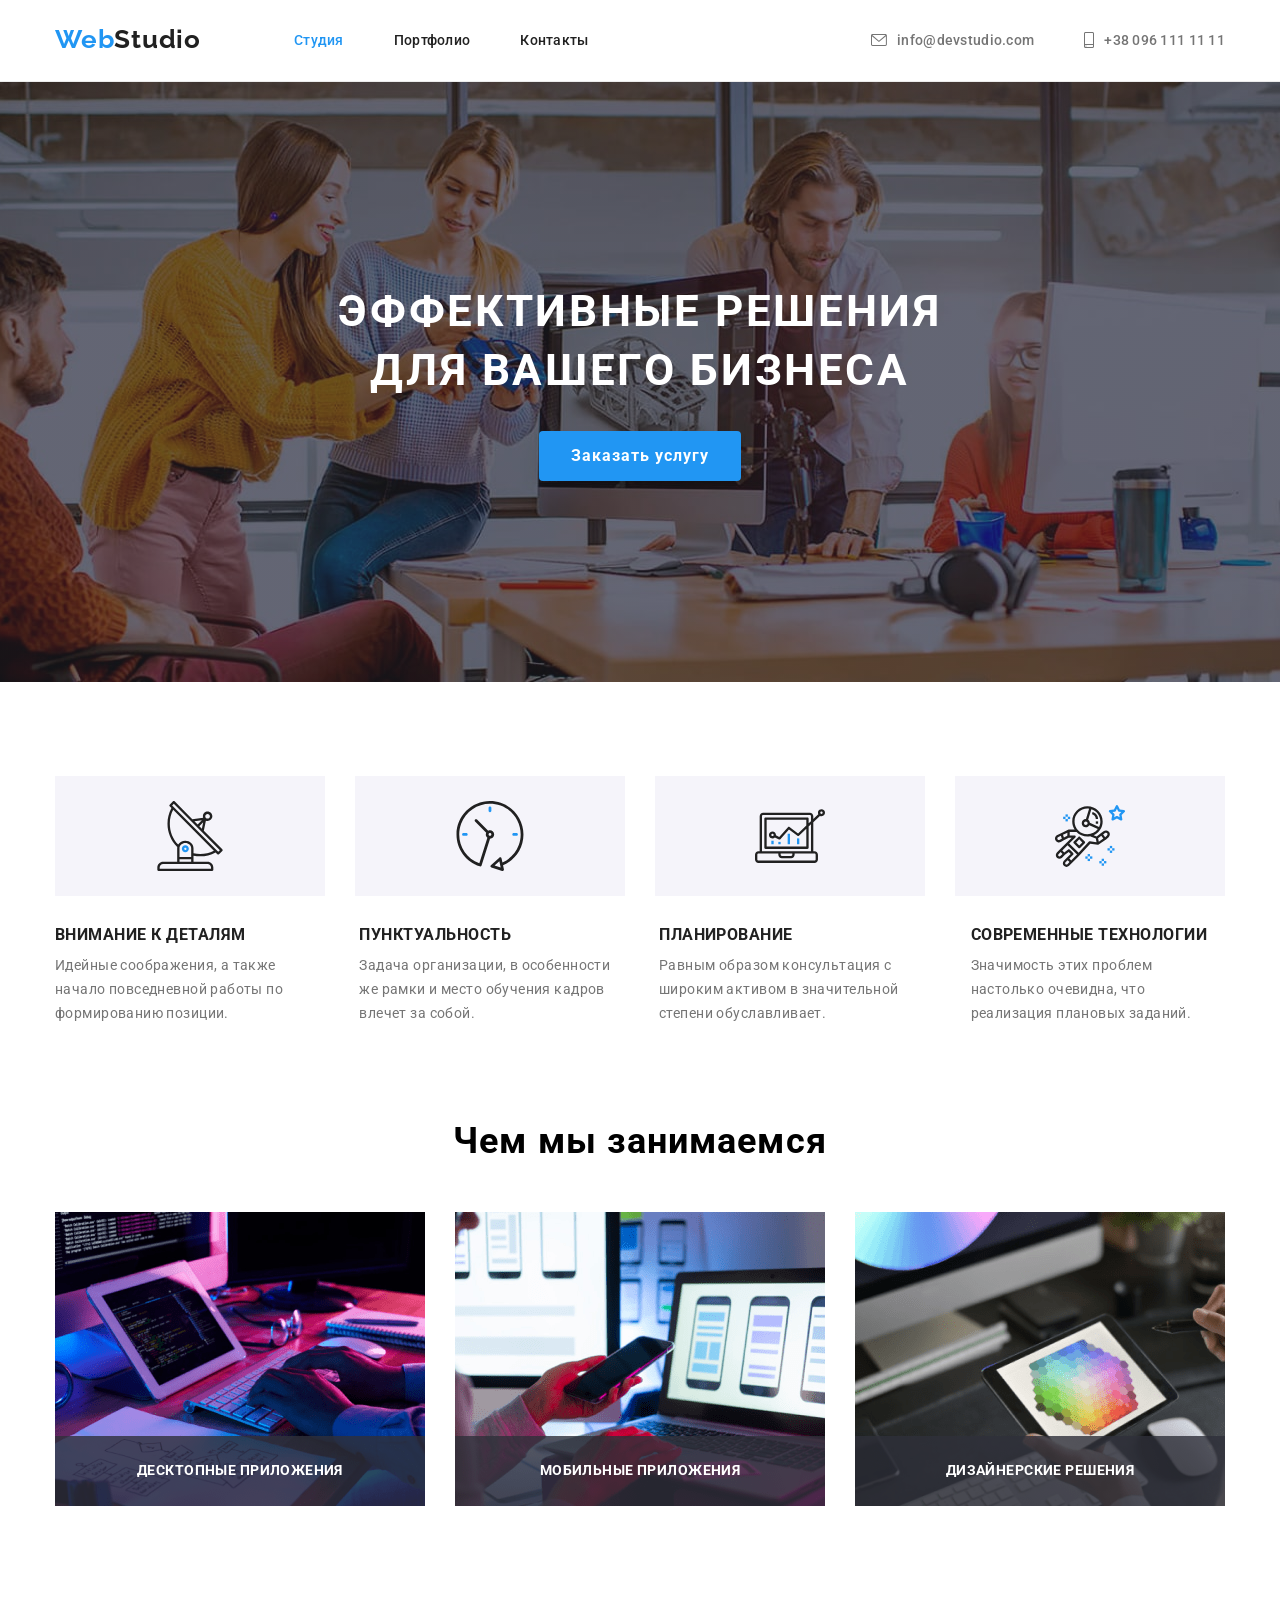
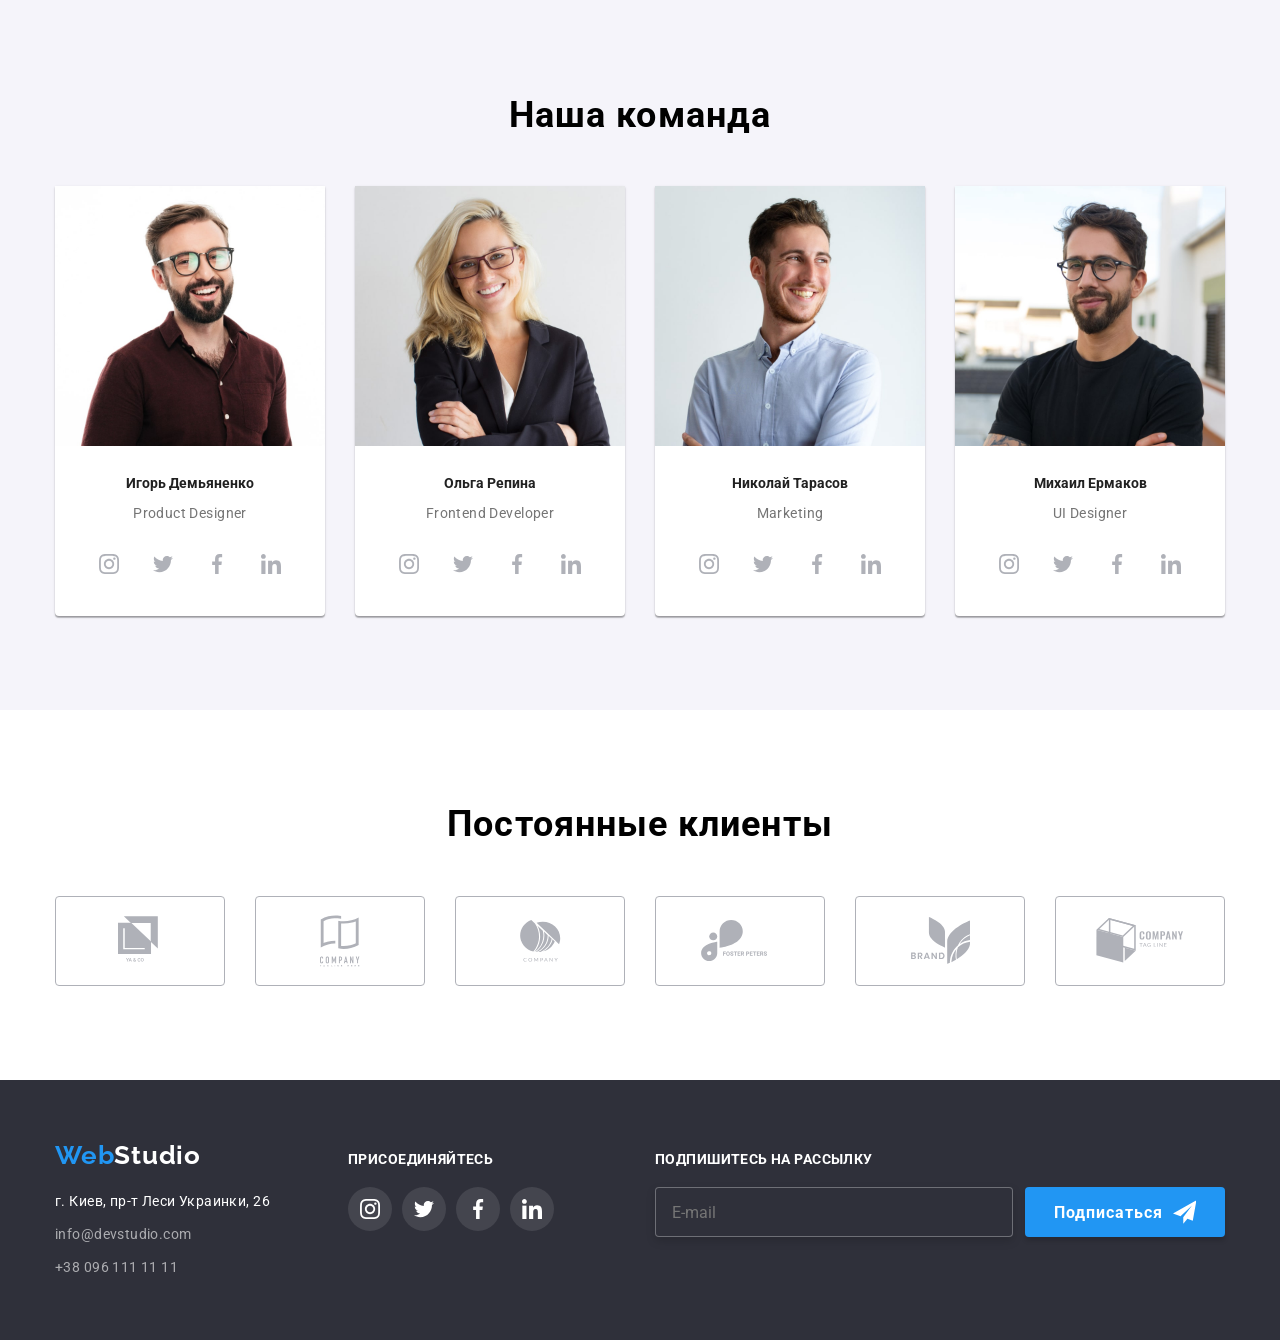
<file: index.html>
<!DOCTYPE html>
<html lang="en">
<head>
    <title>WebStudio</title>
    <link rel="stylesheet" href="https://cdnjs.cloudflare.com/ajax/libs/modern-normalize/1.0.0/modern-normalize.min.css" integrity="sha512-ISS7cAi1PEhQ8jnbJpJZMd29NlhNj4AWYyLOSp2CE/CsHxTCu+r+t0D2yoJudVrd0/8fTVPUVDzY5Tvli75u/g==" crossorigin="anonymous" />
    <link href="https://fonts.googleapis.com/css2?family=Raleway:wght@700&family=Roboto:wght@400;500;700;900&display=swap" rel="stylesheet">
    <link rel="stylesheet" href="./css/styles.css">
    <link rel="preconnect" href="https://fonts.gstatic.com">
    <meta charset="UTF-8">
    <meta name="viewport" content="width=device-width, initial-scale=1.0">
</head>
<body>
    <header class="header">
      <div class="container box-nav">
        <nav class="header-nav">
            <a href="#" class="logo-link  link-main transition"  >Web<span class="studio link-main ">Studio</span> </a>
                <ul class="list">
                <li class="header-li item"><a href="#" class="nav-ul link-main container-studia current nav-link ">Студия</a></li>
                <li class="header-li item"><a href="./portfolio/portfolio.html" class="nav-ul link-main container-portfolio nav-link">Портфолио</a></li>
                <li class="header-li item"><a href="#" class="nav-ul link-main container-kontakty transition nav-link">Контакты</a></li>
            </ul>
        </nav>
            <ul class="list-contakty">
                <li class="header-li contakty list-mail link-main">
                    <a href="mailto:info@devstudio.com" class="nav-ul link-main container-mail transition">
                        <svg class="icon-mail" width="16" height="12">
                            <use href="./img/sprite.svg#icon-envelope-hover"></use>
                        </svg>
                        info@devstudio.com
                    </a>
                </li>
                <li class="header-li contakty list-tel link-main">
                    <a href="tel:+380961111111" class="nav-ul link-main container-tel transition">
                        <svg class="icon-tel" width="10" height="16">
                            <use class="link-main" href="./img/sprite.svg#icon-smartphone"></use>
                        </svg>
                        +38 096 111 11 11
                    </a>
                </li>
            </ul>
        </div>
    </header>
    <main>
        <section class="container-button">
          <div class="container  ">
            <h1 class="title-main">Эффективные решения <br/>для вашего бизнеса</h1>
            <button class="button-main animation " data-modal-open type="button">Заказать услугу</button>
        </div>
        </section>
<section class="features">
    <div class="container">
    <h2 class="visually-hidden">скрытый заголовок</h2>   <!-- скрытый заголовок -->
    <ul class="list-features-svg marker-none">
        <li class="list-features">
            <div class="features-icon">
            <svg class="icon">
                <use href="./img/sprite.svg#icon-antenna-1"></use>
            </svg>
        </div>
        </li>
        <li class="list-features">
            <div class="features-icon">
            <svg class="icon">
                <use href="./img/sprite.svg#icon-clock-1"></use>
            </svg>
        </div>
        </li>
        <li class="list-features">
           <div class="features-icon">
            <svg class="icon">
                <use href="./img/sprite.svg#icon-diagram-1"></use>
            </svg>
          </div>
        </li>
        <li class="list-features">
           <div class="features-icon">
            <svg class="icon">
                <use href="./img/sprite.svg#icon-astronaut-1"></use>
            </svg>
           </div>
        </li>
    </ul>
    <ul class="list-desc">
        <li class="main-li">
            <h3 class="text-title caption">Внимание к деталям</h3>
            <p class="text-p">Идейные соображения, а также начало повседневной работы по формированию позиции.</p>  
        </li>
        <li class="main-li">
            <h3 class="text-title caption">Пунктуальность</h3>
            <p class="text-p">Задача организации, в особенности же рамки и место обучения кадров влечет за собой.</p>
        </li>
        <li class="main-li">
            <h3 class="text-title caption">Планирование</h3>
            <p class="text-p">Равным образом консультация с широким активом в значительной степени обуславливает.</p>
        </li>
        <li class="main-li">
            <h3 class="text-title caption">Современные технологии</h3>
            <p class="text-p">Значимость этих проблем настолько очевидна, что реализация плановых заданий.</p>
        </li>
    </ul>
</div>
</section>
<!--Чем мы занемаемся-->

<section class="doing-section">
<div class="container">
    <h2 class="color-title title-post">Чем мы занимаемся</h2>
    <ul class="box-img">
        <li class="main-li list-img">
             <img  src="./img/img.png" alt="печатает на клавиатуре" width="370" height="294">
             <div class="thumb">
             <p class="label">Десктопные приложения</p>
        </div>
        </li>
        <li class="main-li list-img">
            <img src="./img/img(1).png" alt="держит телефон в руках" width="370" height="294">
            <div class="thumb">
            <p class="label">Мобильные приложения</p> 
        </div>
        </li>
        <li class="main-li list-img">
            <img src="./img/img(2).png" alt="держит планшет в руках" width="370" height="294">
            <div class="thumb">
            <p class="label">Дизайнерские решения</p>
        </div>
        </li>
    </ul>
</div>
</section>
<!--Наша команда-->
 <section class="aside">
     <div class="container">
     <h2 class="color-title">Наша команда</h2>
     <ul class="container-item">
            <li class="main-li col">
             <img src="./img/igor.jpg" alt="Игорь Демьяненко" class="pic" width="270" height="260">
             <div class="our-team">
               <h3 class="text-title">Игорь Демьяненко</h3>
                  <p class="text-p">Product Designer</p>

                  <ul class="social-list marker-none">
                    <li class="social-list-item">
                        <a href="" class="social-list-link transition">
                            <svg class="social-list-icon">                            
                                <use href="./img/sprite.svg#icon-instagram"></use>
                            </svg>
                        </a>
                    </li>
                    <li class="social-list-item">
                        <a href="" class="social-list-link transition">
                            <svg class="social-list-icon">
                              <use href="./img/sprite.svg#icon-twitter-1"></use>

                            </svg>
                        </a>
                    </li>
                    <li class="social-list-item">
                        <a href="" class="link-main social-list-link transition">
                            <svg class="social-list-icon">
                              <use href="./img/sprite.svg#icon-facebook-1"></use>

                            </svg>
                        </a>
                    </li>
                    <li class="social-list-item">
                        <a href="" class="social-list-link transition">
                            <svg class="social-list-icon">
                              <use href="./img/sprite.svg#icon-linkedin-1"></use>
                            </svg>
                        </a>
                    </li>
                </ul>
                </div>
            </li>
              <li class="main-li col">
               <img src="./img/olga.jpg" alt="Ольга Репина" class="pic" width="270" height="260">
               <div class="our-team">
                 <h3 class="text-title name-title">Ольга Репина</h3>
                   <p class="text-p">Frontend Developer</p>
                   <ul class="social-list marker-none">
                    <li class="social-list-item">
                        <a href="" class="social-list-link transition">
                            <svg class="social-list-icon">                            
                                <use href="./img/sprite.svg#icon-instagram"></use>
                            </svg>
                        </a>
                    </li>
                    <li class="social-list-item">
                        <a href="" class="social-list-link transition">
                            <svg class="social-list-icon">
                              <use href="./img/sprite.svg#icon-twitter-1"></use>

                            </svg>
                        </a>
                    </li>
                    <li class="social-list-item">
                        <a href="" class="link-main social-list-link transition">
                            <svg class="social-list-icon">
                              <use href="./img/sprite.svg#icon-facebook-1"></use>

                            </svg>
                        </a>
                    </li>
                    <li class="social-list-item">
                        <a href="" class="social-list-link transition">
                            <svg class="social-list-icon">
                              <use href="./img/sprite.svg#icon-linkedin-1"></use>
                            </svg>
                        </a>
                    </li>
                </ul>
                </div>
             </li>
            <li class="main-li col">
             <img src="./img/nikolaj.jpg" alt="Николай Тарасов" class="pic" width="270" height="260">
             <div class="our-team">
               <h3 class="text-title">Николай Тарасов</h3>
                  <p class="text-p">Marketing</p>
                  <ul class="social-list marker-none">
                    <li class="social-list-item">
                        <a href="" class="social-list-link transition">
                            <svg class="social-list-icon">                            
                                <use href="./img/sprite.svg#icon-instagram"></use>
                            </svg>
                        </a>
                    </li>
                    <li class="social-list-item">
                        <a href="" class="social-list-link transition">
                            <svg class="social-list-icon">
                              <use href="./img/sprite.svg#icon-twitter-1"></use>

                            </svg>
                        </a>
                    </li>
                    <li class="social-list-item">
                        <a href="" class="link-main social-list-link transition">
                            <svg class="social-list-icon">
                              <use href="./img/sprite.svg#icon-facebook-1"></use>

                            </svg>
                        </a>
                    </li>
                    <li class="social-list-item">
                        <a href="" class="social-list-link transition">
                            <svg class="social-list-icon">
                              <use href="./img/sprite.svg#icon-linkedin-1"></use>
                            </svg>
                        </a>
                    </li>
                </ul>
                </div>
            </li>
            <li class="main-li col">
             <img src="./img/mihail.jpg" alt="Михаил Ермаков" class="pic" width="270" height="260">
             <div class="our-team">
               <h3 class="text-title">Михаил Ермаков</h3>
                  <p class="text-p">UI Designer</p>
                  <ul class="social-list marker-none">
                    <li class="social-list-item">
                        <a href="" class="social-list-link transition">
                            <svg class="social-list-icon">                            
                                <use href="./img/sprite.svg#icon-instagram"></use>
                            </svg>
                        </a>
                    </li>
                    <li class="social-list-item">
                        <a href="" class="social-list-link transition">
                            <svg class="social-list-icon">
                              <use href="./img/sprite.svg#icon-twitter-1"></use>

                            </svg>
                        </a>
                    </li>
                    <li class="social-list-item">
                        <a href="" class="link-main social-list-link transition">
                            <svg class="social-list-icon">
                              <use href="./img/sprite.svg#icon-facebook-1"></use>

                            </svg>
                        </a>
                    </li>
                    <li class="social-list-item">
                        <a href="" class="social-list-link transition">
                            <svg class="social-list-icon">
                              <use href="./img/sprite.svg#icon-linkedin-1"></use>
                            </svg>
                        </a>
                    </li>
                </ul>
                </div>
            </li>
     </ul>
    </div>
     </section>
     <!--CUSTOMERS-->
     <section class="customers-section">
        <h2 class="customers-title">Постоянные клиенты</h2>
         <div class="container">
<ul class="list-customers marker-none">
    <li class="customers">
        <a href="#" class="link-customers transition">
        <svg class="icon-customers logo-1">
            <use href="./img/sprite.svg#icon-logo-1"></use>
        </svg>
        </a>
    </li>
    <li class="customers">
        <a href="#" class="link-customers transition">
        <svg class="icon-customers logo-2">
            <use href="./img/sprite.svg#icon-logo-2"></use>
        </svg>
        </a>
    </li>
    <li class="customers">
        <a href="#" class="link-customers transition">
        <svg class="icon-customers logo-3">
            <use href="./img/sprite.svg#icon-logo-3"></use>
        </svg>
        </a>
    </li>
    <li class="customers">
        <a href="#" class="link-customers transition ">
        <svg class="icon-customers logo-4">
            <use href="./img/sprite.svg#icon-logo-4"></use>
        </svg>
        </a>
    </li>
    <li class="customers">
        <a href="#" class="link-customers transition ">
        <svg class="icon-customers logo-5">
            <use href="./img/sprite.svg#icon-logo-5"></use>
        </svg>
        </a>
    </li>
    <li class="customers">
        <a href="#" class="link-customers transition ">
        <svg class="icon-customers logo-6">
            <use href="./img/sprite.svg#icon-logo-6"></use>
        </svg>
        </a>
    </li>
</ul>
         </div>
     </section>
     </main>
<!--FOOTER-->
     <footer class=" container-footer">
         <div class="container flex">
             <div>
            <a href="#" class="logo-link  link-main logo-footer transition"  >Web<span class="studio-footer link-main ">Studio</span> </a>
        <address class="footer-address">
            <a class="footer-li text-p transition">г. Киев, пр-т Леси Украинки, 26</a>
        <ul class="footer-list"> 
            <li class="footer-li link-m link-main ">
                <a class="link-main footer-hover transition" href="mailto:info@devstudio.com" >info@devstudio.com</a></li>
            <li class="footer-li link-t link-main"><a class="link-main footer-hover transition " href="tel:+380961111111" >+38 096 111 11 11</a></li>
        </ul>    
        </address>
    </div>
    <div class=" footer-box">
        <p class="footer-title">ПРИСОЕДИНЯЙТЕСЬ</p>
        <ul class="social-list marker-none">
            <li class="social-list-item footer-social ">
                <a href="" class="social-list-link social-link-footer transition">
                    <svg class="social-list-icon footer-icon">                            
                        <use href="./img/sprite.svg#icon-instagram"></use>
                    </svg>
                </a>
            </li>
            <li class="social-list-item footer-social">
                <a href="" class="social-list-link social-link-footer transition">
                    <svg class="social-list-icon footer-icon">
                      <use href="./img/sprite.svg#icon-twitter-1"></use>

                    </svg>
                </a>
            </li>
            <li class="social-list-item footer-social">
                <a href="" class="link-main social-list-link social-link-footer transition">
                    <svg class="social-list-icon footer-icon">
                      <use href="./img/sprite.svg#icon-facebook-1"></use>

                    </svg>
                </a>
            </li>
            <li class="social-list-item footer-social">
                <a href="" class="social-list-link social-link-footer transition">
                    <svg class="social-list-icon footer-icon">
                      <use href="./img/sprite.svg#icon-linkedin-1"></use>
                    </svg>
                </a>
            </li>
        </ul>
        </div>
        <!--FOOTER FORM-->
        <div class="container-form">
            <h2 class="title-form">Подпишитесь на рассылку</h2>
                    <form class="footer-form" action="#">
                        <div class="box-mail">
                        <input class="form-mail" type="email" name="mail" id="mail" placeholder="E-mail">
                       
                        <button type="submit" class="contact-form-btn">Подписаться
                            <svg class="social-list-icon footer-icon">
                                <use href="./img/sprite.svg#icon-icon-send"></use>
                              </svg>
                        </button>
                    </div>
                    </form>
            
                </div>
    </div>

     </footer>
     <!--MODAL-->
     <div data-modal class="backdrop   is-hidden">
         <div class="modal">
             <button data-modal-close type="button" class="modal-close-btn ">
                <svg class="icon-close">
                    <use href="./img/sprite.svg#icon-close-black-18dp-2-1"></use>
                  </svg>
            
             </button>
            <div class="box-modal">
             <b class="title-contact-form">Оставьте свои данные, мы вам перезвоним</b>
             <form>
                 <div class="box-name">
                    <label class="form-name label-style" for="name">Имя</label>
                    <input name="user-name" type="text" id="name" class="contact-form-input"  required minlength="2">
                    <svg class="form-icon">
                        <use href="./img/sprite.svg#icon-person-black-18dp-1"></use>
                      </svg>
            </div>
            <div class="box-tel">
            <label class="form-tel label-style" for="tel">Телефон</label>    
            <input name="user-phone" type="tel" id="tel" class="contact-form-input"  required
                    pattern="[0-9]{3}-[0-9]{3}-[0-9]{2}-[0-9]{2}" placeholder="093-111-22-33">
                    <svg class="form-icon">
                        <use href="./img/sprite.svg#icon-phone-black-18dp-1"></use>
                      </svg>
                </div>
                <div class="modal-box-mail">    
                    <label class="modal-form-mail label-style" for="email">Почта</label>
                    <input name="user-email" type="email" class="contact-form-input" id="email" required>
                    <svg class="form-icon">
                        <use href="./img/sprite.svg#icon-email-black-18dp-1"></use>
                      </svg>
                </div>
                <div>   
                <label class="form-text label-style" for="text">Комментарий</label>
            <textarea name="user-message" id="text" class="message contact-form-input" placeholder="Введите текст"></textarea>
        </div>      
       <label class="checkbox-label">
           <input class="checkbox" type="checkbox" name="topic" value="css" >
           <span class="checkbox-icon"></span>
           Соглашаюсь с рассылкой и принимаю  <a class="link-checkbox" href="#">Условия договора</a>
    
    </label> 
    <button type="submit" class="modal-submit">Отправить
        
    </button>   
</form>
            </div>
            </div>
     </div>

     <script src="./modul-1.js" type="module"></script>
    
</body>
</html>
</file>
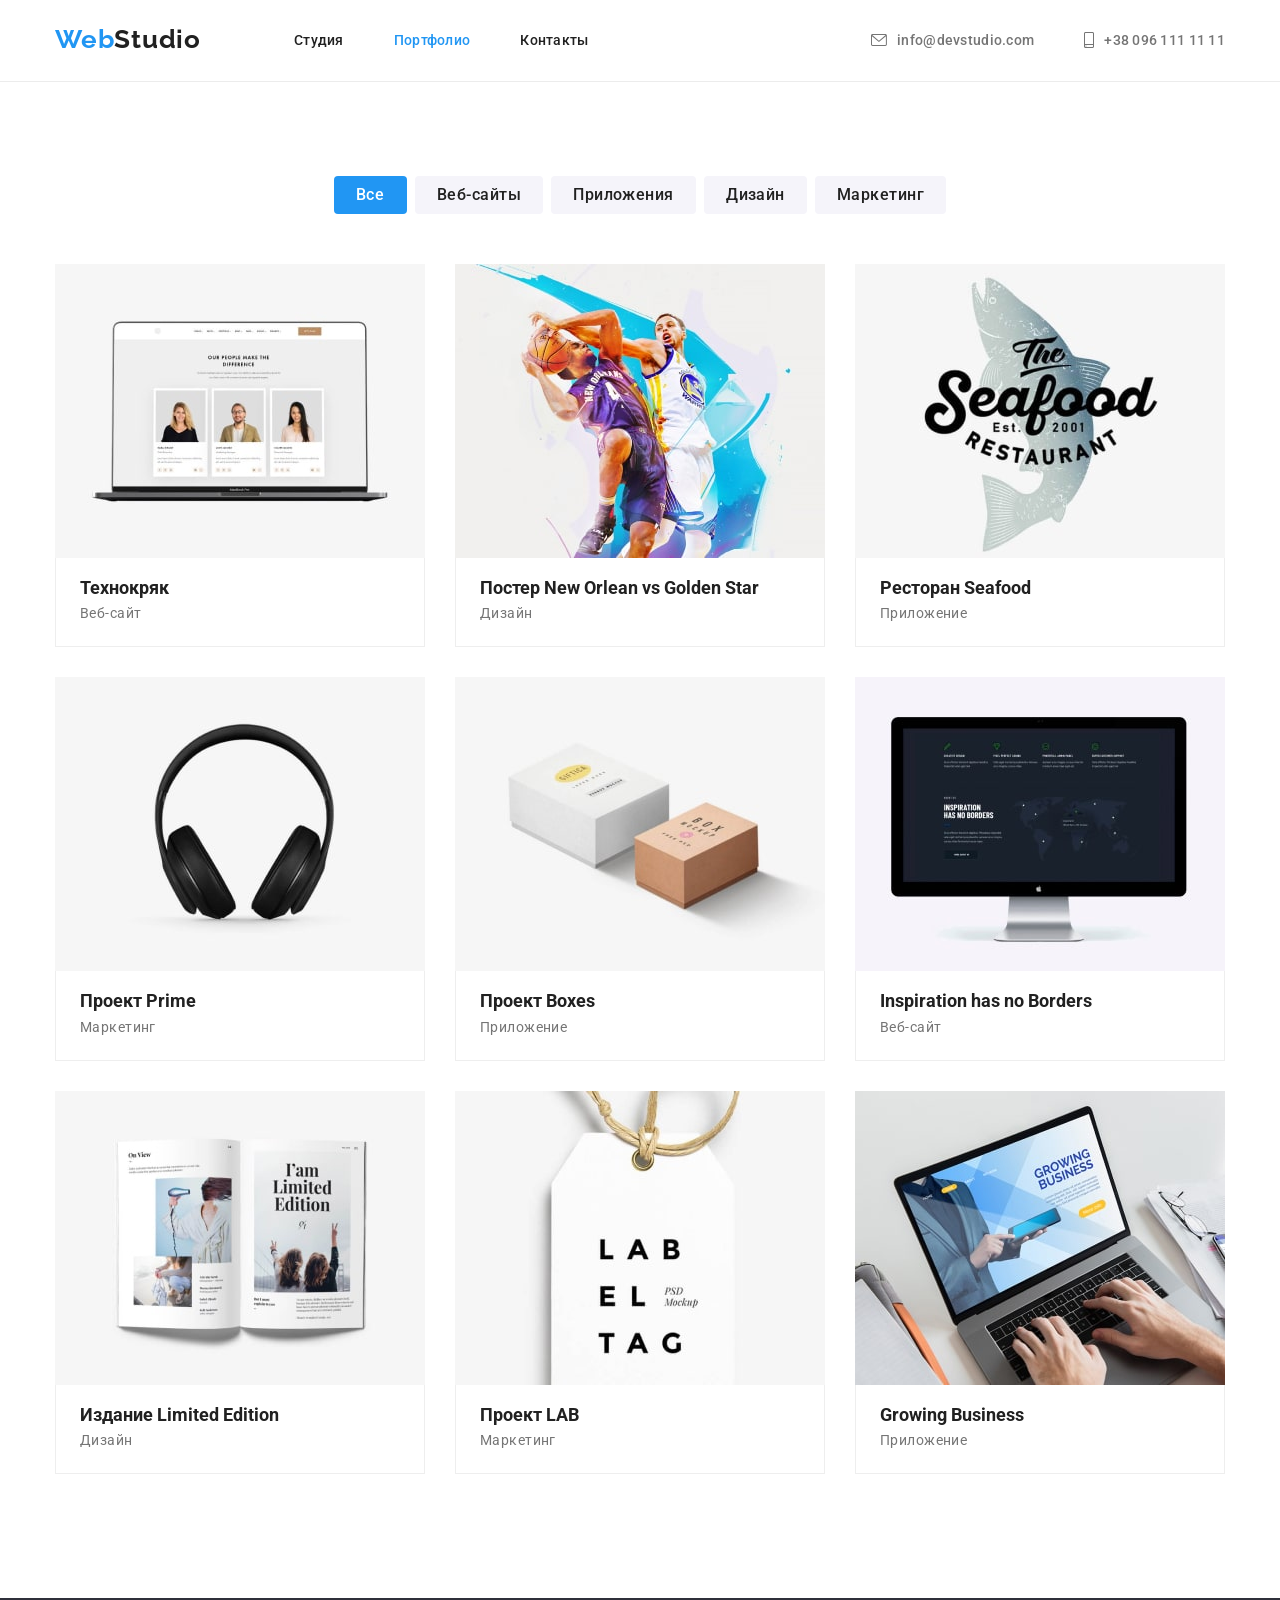
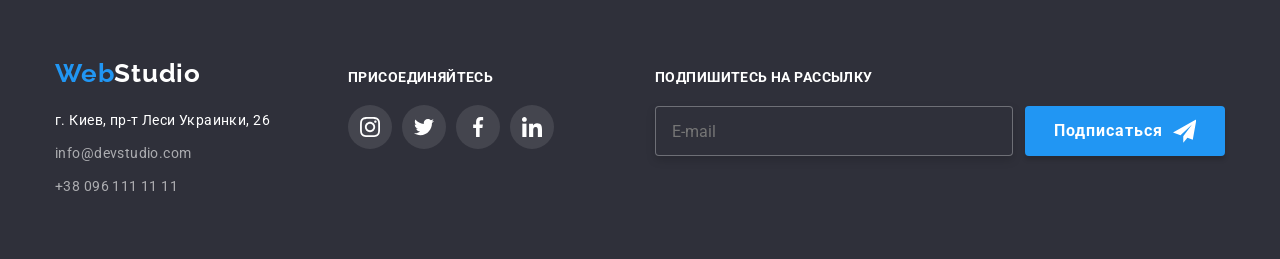
<file: portfolio/portfolio.html>
<!DOCTYPE html>
<html lang="en">
<head>
    <title>WebStudio</title>
    <link rel="stylesheet" href="https://cdnjs.cloudflare.com/ajax/libs/modern-normalize/1.0.0/modern-normalize.min.css" integrity="sha512-ISS7cAi1PEhQ8jnbJpJZMd29NlhNj4AWYyLOSp2CE/CsHxTCu+r+t0D2yoJudVrd0/8fTVPUVDzY5Tvli75u/g==" crossorigin="anonymous" />
    <link href="https://fonts.googleapis.com/css2?family=Raleway:wght@700&family=Roboto:wght@400;500;700;900&display=swap" rel="stylesheet">
    <link rel="stylesheet" href="../css/styles.css">
    <link rel="preconnect" href="https://fonts.gstatic.com">
    <meta charset="UTF-8">
    <meta name="viewport" content="width=device-width, initial-scale=1.0">
</head>
<body>
    <header class="header">
        <div class="container box-nav">
          <a href="../index.html" class="logo-link  link-main animation"  >Web<span class="studio link-main ">Studio</span> </a>
  
          <nav class="header-nav">
                  <ul class="list">
                  <li class="header-li item"><a href="../index.html" class="nav-ul link-main container-studia nav-link ">Студия</a></li>
                  <li class="header-li item"><a href="./portfolio/portfolio.html" class="nav-ul link-main container-portfolio current nav-link">Портфолио</a></li>
                  <li class="header-li item"><a href="#" class="nav-ul link-main container-kontakty nav-link">Контакты</a></li>
              </ul>
          </nav>
          <ul class="list-contakty">
            <li class="header-li contakty list-mail link-main">
                <a href="mailto:info@devstudio.com" class="nav-ul link-main container-mail transition">
                    <svg class="icon-mail" width="16" height="12">
                        <use href="../img/sprite.svg#icon-envelope-hover"></use>
                    </svg>
                    info@devstudio.com
                </a>
            </li>
            <li class="header-li contakty list-tel link-main">
                <a href="tel:+380961111111" class="nav-ul link-main container-tel transition">
                    <svg class="icon-tel" width="10" height="16">
                        <use class="link-main" href="../img/sprite.svg#icon-smartphone"></use>
                    </svg>
                    +38 096 111 11 11
                </a>
            </li>
        </ul>
          </div>
      </header>
 <main>
      <section class="section-portfolio">
        <div class="container">
          <h1 class="visually-hidden">Портфолио</h1>
          <ul class="items-button">
              <li class="main-li">
                      <button type="button" class="filtry current btn ">Все</button>
                </li>
              <li class="main-li"> 
                      <button type="button" class="filtry button-web ">Веб-сайты</button>
                 </li>
              <li class="main-li">

                        <button type="button" class="filtry button-aplication ">Приложения</button> 
                  </li>
              <li class="main-li"> 
                        <button type="button" class="filtry button-dyzajn ">Дизайн</button> 
             </li>
              <li class="main-li"> 
                      <button type="button" class="filtry button-mar ">Маркетинг</button>
                    </li>
          </ul>
          <h2 class="visually-hidden">Портфолио</h2>
          <ul class="list-portfolio">
              <li class="main-li">
                  <a href="#" class="link-main dark transition">
                      <div class="portfolio-overlay">
                      <img src="./img-portfolio/Технокряк.jpg" class="img-portfolio" alt="Две женщины и мужик" width="370" height="294">
                      <p class="overlay">
                        Технокряк это современная площадка распространения коронавируса. Компании используют эту платформу для цифрового шпионажа и атак на защищённые сервера конкурентов.
                      </p>
                    </div>
                      <div class="portfolio-card"> 
                      <h3 class="text-title subtitle">Технокряк</h3>
                      <p class="text-p">Веб-сайт</p>
                    </div>
                </a>
              </li>
              <li class="main-li">
                  <a href="" class="link-main dark transition">
                    <div class="portfolio-overlay">
                    <img class="img-portfolio" src="./img-portfolio/ПостерNewOrleanvsGoldenStar.jpg" alt="баскетболисты" width="370" height="294">
                      <p class="overlay">
                        Технокряк это современная площадка распространения коронавируса. Компании используют эту платформу для цифрового шпионажа и атак на защищённые сервера конкурентов.
                      </p>
                    </div>
                      <div class="portfolio-card"> 
                      <h3 class="text-title subtitle">Постер New Orlean vs Golden Star</h3>
                      <p class="text-p"> Дизайн </p>
                        </div>
                    </a>
              </li>
              <li class="main-li">
                  <a href="#" class="link-main dark transition"> 
                    <div class="portfolio-overlay">
                    <img class="img-portfolio" src="./img-portfolio/РесторанSeafood.jpg" alt="рыба" width="370" height="294">
                      <p class="overlay">
                        Технокряк это современная площадка распространения коронавируса. Компании используют эту платформу для цифрового шпионажа и атак на защищённые сервера конкурентов.
                      </p>
                    </div>
                      <div class="portfolio-card">
                      <h3 class="text-title subtitle">Ресторан Seafood</h3>
                      <p class="text-p">Приложение</p>
                        </div>
                    </a>
              </li>
              <li class="main-li">
                  <a href="#" class="link-main dark transition">
                    <div class="portfolio-overlay">
                    <img class="img-portfolio" src="./img-portfolio/ПроектPrime.jpg" alt="наушники" width="370" height="294">
                      <p class="overlay">
                        Технокряк это современная площадка распространения коронавируса. Компании используют эту платформу для цифрового шпионажа и атак на защищённые сервера конкурентов.
                      </p>
                    </div>
                      <div class="portfolio-card"> 
                      <h3 class="text-title subtitle">Проект Prime</h3>
                      <p class="text-p"> Маркетинг </p>
                        </div>
                    </a>
              </li>
              <li class="main-li">
                  <a href="#" class="link-main dark transition">
                    <div class="portfolio-overlay">
                    <img class="img-portfolio" src="./img-portfolio/ПроектBoxes.jpg" alt="2 коробки" width="370" height="294">
                      <p class="overlay">
                        Технокряк это современная площадка распространения коронавируса. Компании используют эту платформу для цифрового шпионажа и атак на защищённые сервера конкурентов.
                      </p>
                    </div>
                      <div class="portfolio-card"> 
                      <h3 class="text-title subtitle">Проект Boxes</h3>
                      <p class="text-p"> Приложение </p>
                    </div>
                </a>
              </li>
              <li class="main-li">
                  <a href="#" class="link-main dark transition">
                    <div class="portfolio-overlay"> 
                    <img class="img-portfolio" src="./img-portfolio/InspirationhasnoBorders.jpg" alt="Экран" width="370" height="294">
                      <p class="overlay">
                        Технокряк это современная площадка распространения коронавируса. Компании используют эту платформу для цифрового шпионажа и атак на защищённые сервера конкурентов.
                      </p>
                    </div>
                      <div class="portfolio-card"> 
                      <h3 class="text-title subtitle">Inspiration has no Borders</h3>
                      <p class="text-p"> Веб-сайт </p>
                    </div>
                </a>
              </li>
              <li class="main-li">
                  <a href="#" class="link-main dark transition">
                    <div class="portfolio-overlay">
                    <img class="img-portfolio" src="./img-portfolio/ИзданиеLimitedEdition.jpg" alt="книга" width="370" height="294">
                      <p class="overlay">
                        Технокряк это современная площадка распространения коронавируса. Компании используют эту платформу для цифрового шпионажа и атак на защищённые сервера конкурентов.
                      </p>
                    </div>
                      <div class="portfolio-card"> 
                      <h3 class="text-title subtitle">Издание Limited Edition</h3>
                      <p class="text-p"> Дизайн </p>
                    </div>
                </a>
              </li>
              <li class="main-li">
                  <a href="#" class="link-main dark transition">
                    <div class="portfolio-overlay">
                    <img class="img-portfolio" src="./img-portfolio/ПроектLAB.jpg" alt="брелок" width="370" height="294">
                      <p class="overlay">
                        Технокряк это современная площадка распространения коронавируса. Компании используют эту платформу для цифрового шпионажа и атак на защищённые сервера конкурентов.
                      </p>
                    </div>
                      <div class="portfolio-card"> 
                      <h3 class="text-title subtitle">Проект LAB</h3>
                      <p class="text-p">Маркетинг</p>
                    </div>
                </a>
              </li>
              <li class="main-li">
                  <a href="#" class="link-main dark transition">
                    <div class="portfolio-overlay">
                    <img class="img-portfolio" src="./img-portfolio/GrowingBusiness.jpg" alt="ноутбук" width="370" height="294">
                      <p class="overlay">
                        Технокряк это современная площадка распространения коронавируса. Компании используют эту платформу для цифрового шпионажа и атак на защищённые сервера конкурентов.
                      </p>
                    </div>
                      <div class="portfolio-card"> 
                      <h3 class="text-title subtitle">Growing Business</h3>
                      <p class="text-p"> Приложение </p>
                    </div>
                </a>
              </li>
          </ul>
        </div>
      </section>
    </main>
      <!--FOOTER-->
      <footer class=" container-footer">
        <div class="container flex">
            <div>
           <a href="#" class="logo-link  link-main logo-footer transition"  >Web<span class="studio-footer link-main ">Studio</span> </a>
       <address class="footer-address">
           <a class="footer-li text-p transition">г. Киев, пр-т Леси Украинки, 26</a>
       <ul class="footer-list"> 
           <li class="footer-li link-m link-main ">
               <a class="link-main footer-hover transition" href="mailto:info@devstudio.com" >info@devstudio.com</a></li>
           <li class="footer-li link-t link-main"><a class="link-main footer-hover transition " href="tel:+380961111111" >+38 096 111 11 11</a></li>
       </ul>    
       </address>
   </div>
   <div class=" footer-box">
    <p class="footer-title">ПРИСОЕДИНЯЙТЕСЬ</p>
    <ul class="social-list marker-none">
        <li class="social-list-item footer-social ">
            <a href="" class="social-list-link social-link-footer transition">
                <svg class="social-list-icon footer-icon">                            
                    <use href="../img/sprite.svg#icon-instagram"></use>
                </svg>
            </a>
        </li>
        <li class="social-list-item footer-social">
            <a href="" class="social-list-link social-link-footer transition">
                <svg class="social-list-icon footer-icon">
                  <use href="../img/sprite.svg#icon-twitter-1"></use>

                </svg>
            </a>
        </li>
        <li class="social-list-item footer-social">
            <a href="" class="link-main social-list-link social-link-footer transition">
                <svg class="social-list-icon footer-icon">
                  <use href="../img/sprite.svg#icon-facebook-1"></use>

                </svg>
            </a>
        </li>
        <li class="social-list-item footer-social">
            <a href="" class="social-list-link social-link-footer transition">
                <svg class="social-list-icon footer-icon">
                  <use href="../img/sprite.svg#icon-linkedin-1"></use>               
                </svg>
               </a>
           </li>
       </ul>
       </div>
       <!--FOOTER FORM-->
       <div class="container-form">
           <h2 class="title-form">Подпишитесь на рассылку</h2>
                   <form class="footer-form" action="#">
                       <div class="box-mail">
                       <input class="form-mail" type="email" name="mail" id="mail" placeholder="E-mail">
                      
                       <button type="submit" class="contact-form-btn">Подписаться
                           <svg class="social-list-icon footer-icon">
                               <use href="../img/sprite.svg#icon-icon-send"></use>
                             </svg>
                             
                       </button>
                   </div>
                   </form>
           
               </div>
   </div>

    </footer>
</body>
</html>
</file>
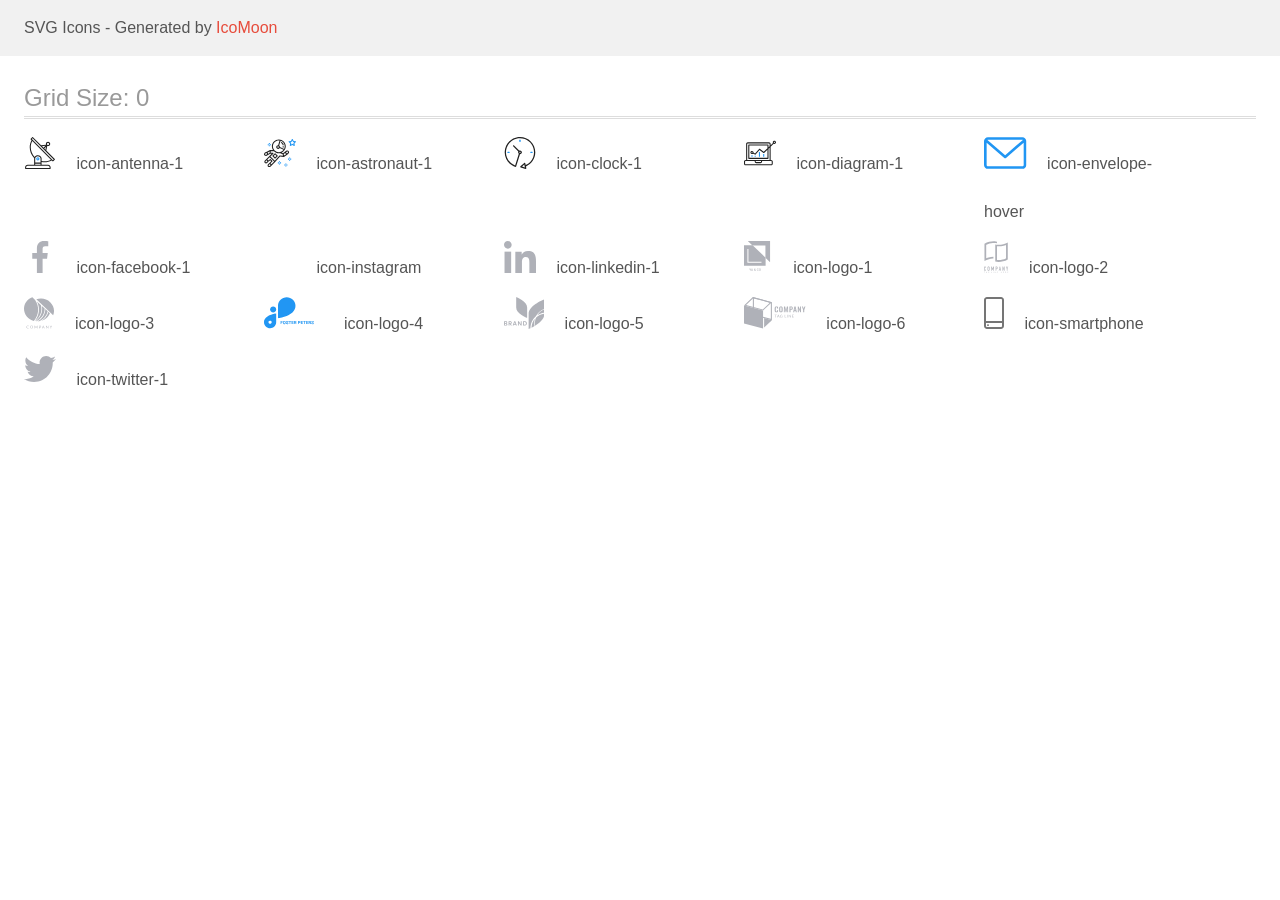
<file: img/sprite/demo.html>
<!doctype html>
<html>
<head>
    <title>IcoMoon - SVG Icons</title>
    <meta charset="utf-8">
    <meta name="viewport" content="width=device-width, initial-scale=1">
    <link rel="stylesheet" href="demo-files/demo.css">
    <link rel="stylesheet" href="style.css">
</head>
<body>
<svg aria-hidden="true" style="position: absolute; width: 0; height: 0; overflow: hidden;" version="1.1" xmlns="http://www.w3.org/2000/svg" xmlns:xlink="http://www.w3.org/1999/xlink">
<defs>
<symbol id="icon-antenna-1" viewBox="0 0 32 32">
<path fill="#212121" style="fill: var(--color1, #212121)" d="M30.773 22.098l-8.443-8.505 0.937-4.615c0.242 0.094 0.499 0.144 0.758 0.146h0.006c1.192 0.014 2.17-0.941 2.184-2.133s-0.941-2.17-2.133-2.184c-1.192-0.014-2.17 0.941-2.184 2.133-0.003 0.255 0.039 0.509 0.125 0.749l-4.96 0.605-8.091-8.133c-0.099-0.101-0.235-0.159-0.377-0.16-0.14 0.001-0.274 0.056-0.373 0.155l-1.513 1.504c-0.208 0.208-0.208 0.546 0 0.754l0.814 0.826c-3.153 5.798-2.129 12.978 2.519 17.663 0.043 0.041 0.092 0.074 0.146 0.098-0.034 0.18-0.051 0.364-0.052 0.547v6.187h-6.4c-1.472 0.002-2.665 1.195-2.667 2.667v1.067c0 0.295 0.239 0.533 0.533 0.533h24.533c0.295 0 0.533-0.239 0.533-0.533v-1.067c-0.002-1.472-1.195-2.665-2.667-2.667h-6.4v-2.742c1.003 0.21 2.024 0.317 3.049 0.32 2.458-0.003 4.877-0.615 7.040-1.783l0.818 0.823c0.099 0.101 0.235 0.159 0.377 0.16 0.14-0.001 0.274-0.056 0.373-0.155l1.513-1.504c0.208-0.208 0.208-0.546 0-0.754zM23.28 6.233c0.418-0.415 1.093-0.414 1.508 0.004s0.414 1.093-0.004 1.508c-0.2 0.199-0.47 0.31-0.752 0.31h-0.003c-0.589-0.003-1.064-0.483-1.061-1.072 0.002-0.282 0.115-0.552 0.314-0.751h-0.002zM22.024 9.738l-0.598 2.946-1.175-1.182 1.774-1.763zM21.419 8.836l-1.92 1.909-1.485-1.493 3.405-0.415zM24.004 28.8c0.884 0 1.6 0.716 1.6 1.6v0.533h-23.467v-0.533c0-0.884 0.716-1.6 1.6-1.6h20.267zM16.537 26.667v1.067h-5.333v-1.067h5.333zM11.204 25.6v-4.053c0-1.294 1.196-2.347 2.667-2.347s2.667 1.053 2.667 2.347v4.053h-5.333zM17.604 23.904v-2.357c0-1.882-1.675-3.413-3.733-3.413-1.331-0.020-2.576 0.657-3.281 1.786-4.058-4.274-4.971-10.645-2.279-15.887l18.602 18.708c-2.872 1.461-6.165 1.873-9.309 1.163zM28.893 23.22l-21.057-21.181 0.755-0.752 7.935 7.98c0.004 0 0.006 0.007 0.010 0.010l13.115 13.191-0.757 0.752z"></path>
<path fill="#2196f3" style="fill: var(--color2, #2196f3)" d="M13.876 20.267h-0.005c-0.884-0.001-1.601 0.714-1.602 1.598s0.714 1.601 1.598 1.602h0.005c0.884 0.001 1.601-0.714 1.602-1.598s-0.714-1.601-1.598-1.602zM14.249 22.245c-0.1 0.1-0.236 0.156-0.378 0.155-0.295-0.002-0.532-0.242-0.531-0.536 0.001-0.141 0.057-0.276 0.157-0.375s0.233-0.154 0.373-0.155c0.295 0.002 0.532 0.241 0.53 0.536-0.001 0.141-0.057 0.276-0.157 0.375h0.005z"></path>
</symbol>
<symbol id="icon-astronaut-1" viewBox="0 0 32 32">
<path fill="#2196f3" style="fill: var(--color2, #2196f3)" d="M31.974 4.524c-0.063-0.193-0.229-0.333-0.43-0.363l-1.91-0.278-0.855-1.731c-0.179-0.365-0.777-0.365-0.956 0l-0.855 1.731-1.91 0.278c-0.201 0.029-0.367 0.17-0.431 0.363-0.062 0.193-0.011 0.405 0.135 0.547l1.383 1.348-0.326 1.903c-0.034 0.2 0.048 0.402 0.212 0.522 0.166 0.121 0.382 0.135 0.562 0.040l1.709-0.899 1.709 0.899c0.078 0.041 0.164 0.061 0.249 0.061 0.11 0 0.221-0.034 0.314-0.102 0.164-0.119 0.246-0.322 0.212-0.522l-0.326-1.903 1.383-1.348c0.145-0.142 0.197-0.354 0.135-0.547zM29.511 5.851c-0.125 0.122-0.183 0.299-0.153 0.472l0.191 1.114-1-0.526c-0.078-0.041-0.163-0.061-0.249-0.061s-0.17 0.020-0.249 0.061l-1.001 0.526 0.191-1.114c0.030-0.173-0.028-0.349-0.153-0.472l-0.81-0.789 1.119-0.163c0.174-0.025 0.324-0.134 0.402-0.292l0.5-1.013 0.5 1.013c0.078 0.157 0.228 0.267 0.402 0.292l1.119 0.163-0.809 0.789z"></path>
<path fill="#2196f3" style="fill: var(--color2, #2196f3)" d="M26.134 20.522h-1.067v1.067h1.067v-1.067z"></path>
<path fill="#2196f3" style="fill: var(--color2, #2196f3)" d="M26.134 22.656h-1.067v1.067h1.067v-1.067z"></path>
<path fill="#2196f3" style="fill: var(--color2, #2196f3)" d="M27.2 21.589h-1.067v1.067h1.067v-1.067z"></path>
<path fill="#2196f3" style="fill: var(--color2, #2196f3)" d="M25.067 21.589h-1.067v1.067h1.067v-1.067z"></path>
<path fill="#2196f3" style="fill: var(--color2, #2196f3)" d="M22.4 26.389h-1.067v1.067h1.067v-1.067z"></path>
<path fill="#2196f3" style="fill: var(--color2, #2196f3)" d="M22.4 28.522h-1.067v1.067h1.067v-1.067z"></path>
<path fill="#2196f3" style="fill: var(--color2, #2196f3)" d="M23.467 27.456h-1.067v1.067h1.067v-1.067z"></path>
<path fill="#2196f3" style="fill: var(--color2, #2196f3)" d="M21.333 27.456h-1.067v1.067h1.067v-1.067z"></path>
<path fill="#2196f3" style="fill: var(--color2, #2196f3)" d="M16 24.256h-1.067v1.067h1.067v-1.067z"></path>
<path fill="#2196f3" style="fill: var(--color2, #2196f3)" d="M16 26.389h-1.067v1.067h1.067v-1.067z"></path>
<path fill="#2196f3" style="fill: var(--color2, #2196f3)" d="M17.067 25.322h-1.067v1.067h1.067v-1.067z"></path>
<path fill="#2196f3" style="fill: var(--color2, #2196f3)" d="M14.933 25.322h-1.067v1.067h1.067v-1.067z"></path>
<path fill="#2196f3" style="fill: var(--color2, #2196f3)" d="M5.867 6.122h-1.067v1.067h1.067v-1.067z"></path>
<path fill="#2196f3" style="fill: var(--color2, #2196f3)" d="M5.867 8.255h-1.067v1.067h1.067v-1.067z"></path>
<path fill="#2196f3" style="fill: var(--color2, #2196f3)" d="M6.933 7.189h-1.067v1.067h1.067v-1.067z"></path>
<path fill="#2196f3" style="fill: var(--color2, #2196f3)" d="M4.8 7.189h-1.067v1.067h1.067v-1.067z"></path>
<path fill="#212121" style="fill: var(--color1, #212121)" d="M24.715 14.159c-0.287-0.388-0.709-0.637-1.188-0.705-0.481-0.068-0.956 0.058-1.34 0.352l-1.252 0.96-1.898 1.417-1.358-0.541c2.421-1.086 4.114-3.508 4.114-6.32 0-3.823-3.123-6.933-6.961-6.933s-6.961 3.11-6.961 6.933c0 1.386 0.414 2.674 1.12 3.758l-2.764-0.024c-0.002 0-0.003 0-0.005 0-0.009 0-0.015 0.004-0.023 0.005-0.053 0.002-0.105 0.013-0.155 0.031-0.013 0.005-0.026 0.008-0.038 0.013-0.006 0.003-0.013 0.003-0.019 0.006l-3.233 1.596c-0.001 0-0.001 0-0.001 0.001l-1.893 0.911c-0.021 0.009-0.042 0.021-0.063 0.035-0.755 0.502-1.012 1.489-0.598 2.295 0.22 0.429 0.595 0.745 1.056 0.889 0.178 0.055 0.359 0.083 0.539 0.083 0.29 0 0.577-0.071 0.839-0.211l1.388-0.738 2.264-1.169 1.357-0.008-5.442 5.416c-0.001 0.001-0.001 0.001-0.002 0.001l-1.339 1.333c-0.316 0.315-0.49 0.732-0.49 1.178s0.174 0.863 0.49 1.179c0.325 0.323 0.752 0.485 1.179 0.485s0.854-0.162 1.18-0.485l1.314-1.309 1.741-1.3 0.901 0.897-1.762 1.754c-0 0.001-0.001 0.001-0.002 0.001l-1.339 1.333c-0.316 0.315-0.49 0.732-0.49 1.178s0.174 0.863 0.49 1.179c0.325 0.323 0.753 0.485 1.18 0.485s0.855-0.162 1.18-0.485l3.482-3.467c0.001-0.001 0.001-0.001 0.001-0.002l1.010-1-0.004-0.004c0.006-0.006 0.015-0.009 0.022-0.015l5.166-5.658 3.471 0.494c0.025 0.004 0.050 0.005 0.075 0.005 0.065 0 0.127-0.015 0.187-0.038 0.018-0.006 0.033-0.015 0.050-0.023 0.019-0.010 0.039-0.015 0.058-0.027l3.213-2.133c0.012-0.008 0.018-0.021 0.029-0.029 0.013-0.010 0.029-0.014 0.041-0.026l1.271-1.191c0.662-0.62 0.753-1.635 0.212-2.362zM2.13 17.77c-0.173 0.093-0.37 0.111-0.558 0.052-0.187-0.058-0.338-0.186-0.427-0.358-0.161-0.314-0.068-0.695 0.214-0.902l1.314-0.632 0.449 1.312-0.992 0.528zM5.628 15.942l-1.548 0.8-0.439-1.283 2.027-1.001-0.040 1.484zM20.727 9.322c0 0.918-0.219 1.785-0.599 2.559l-4.181-1.899c-0.044-0.573-0.341-1.075-0.788-1.388l1.464-4.86c2.378 0.756 4.105 2.974 4.105 5.588zM8.938 9.322c0-3.235 2.644-5.867 5.894-5.867 0.253 0 0.5 0.021 0.745 0.052l-1.432 4.754c-0.019-0.001-0.037-0.006-0.057-0.006-1.033 0-1.873 0.837-1.873 1.867s0.84 1.867 1.873 1.867c0.694 0 1.294-0.383 1.618-0.945l3.862 1.755c-1.075 1.446-2.795 2.39-4.737 2.39-3.25 0-5.894-2.632-5.894-5.867zM14.894 10.122c0 0.441-0.362 0.8-0.806 0.8s-0.806-0.359-0.806-0.8c0-0.441 0.362-0.8 0.806-0.8s0.806 0.359 0.806 0.8zM2.465 25.146c-0.236 0.234-0.619 0.234-0.854 0.001-0.114-0.114-0.176-0.263-0.176-0.423s0.062-0.309 0.176-0.421l0.962-0.958 0.851 0.848-0.959 0.955zM5.679 28.88c-0.236 0.234-0.619 0.235-0.855 0.001-0.114-0.114-0.176-0.263-0.176-0.423s0.062-0.309 0.176-0.421l0.963-0.959 0.852 0.848-0.96 0.955zM9.16 25.411c-0.001 0-0.001 0-0.002 0.001l-1.765 1.76-0.852-0.848 1.763-1.755c0 0 0 0 0-0s0.001-0.001 0.002-0.001c0.040-0.040 0.065-0.088 0.090-0.135 0.007-0.014 0.020-0.026 0.026-0.040 0.017-0.041 0.019-0.085 0.026-0.129 0.003-0.025 0.014-0.047 0.014-0.073 0-0.036-0.013-0.070-0.020-0.106-0.006-0.032-0.006-0.065-0.019-0.095-0.020-0.050-0.055-0.094-0.091-0.138-0.010-0.012-0.014-0.027-0.025-0.038 0 0 0 0-0.001 0s-0.001-0.002-0.001-0.002l-1.607-1.6c-0.017-0.017-0.039-0.024-0.058-0.038-0.028-0.022-0.055-0.042-0.087-0.058-0.030-0.015-0.061-0.024-0.093-0.033-0.034-0.010-0.067-0.017-0.103-0.020-0.033-0.002-0.063 0.001-0.095 0.005-0.036 0.004-0.069 0.009-0.104 0.020-0.034 0.011-0.063 0.027-0.094 0.045-0.020 0.011-0.042 0.015-0.061 0.029l-1.773 1.324-0.901-0.897 2.399-2.386 4.361 4.289-0.928 0.919zM15.979 18.394c-0.015-0.002-0.030 0.004-0.045 0.003-0.039-0.002-0.076 0.001-0.115 0.007-0.030 0.005-0.059 0.011-0.088 0.021-0.034 0.012-0.065 0.028-0.097 0.047-0.030 0.018-0.057 0.037-0.083 0.061-0.013 0.011-0.028 0.017-0.040 0.029l-4.698 5.146-4.328-4.257 2.833-2.818c0.209-0.208 0.21-0.546 0.002-0.755-0.105-0.105-0.243-0.157-0.381-0.156v-0.001l-2.219 0.013 0.028-1.607 3.104 0.027c1.265 1.294 3.029 2.101 4.981 2.101 0.437 0 0.864-0.045 1.279-0.123 0.040 0.032 0.079 0.065 0.13 0.085l2.41 0.96 0.331 1.644-3.003-0.427zM20.020 18.572l-0.313-1.558 1.446-1.080 0.947 1.257-2.080 1.381zM23.774 15.741l-0.838 0.785-0.931-1.236 0.831-0.637c0.155-0.119 0.351-0.168 0.543-0.143 0.193 0.027 0.364 0.128 0.48 0.284 0.217 0.292 0.18 0.699-0.085 0.947z"></path>
<path fill="#212121" style="fill: var(--color1, #212121)" d="M13.602 18.544l-2.143-2.133c-0.207-0.207-0.545-0.207-0.753 0l-2.142 2.133c-0.1 0.101-0.157 0.236-0.157 0.378s0.056 0.278 0.157 0.378l2.142 2.133c0.104 0.103 0.241 0.155 0.377 0.155s0.273-0.052 0.376-0.155l2.143-2.133c0.1-0.1 0.157-0.236 0.157-0.378s-0.057-0.278-0.157-0.378zM11.083 20.303l-1.387-1.381 1.387-1.381 1.387 1.381-1.387 1.381z"></path>
<path fill="#212121" style="fill: var(--color1, #212121)" d="M17.164 5.071l-0.258 1.036c0.071 0.018 1.738 0.452 1.738 2.149h1.067c-0-2.017-1.666-2.965-2.547-3.185z"></path>
<path fill="#212121" style="fill: var(--color1, #212121)" d="M19.711 9.322h-1.067v1.067h1.067v-1.067z"></path>
</symbol>
<symbol id="icon-clock-1" viewBox="0 0 32 32">
<path fill="#212121" style="fill: var(--color1, #212121)" d="M31.297 15.301c-0.002-8.452-6.855-15.303-15.308-15.301s-15.303 6.855-15.301 15.308c0.001 6.658 4.307 12.551 10.649 14.576 0.061 0.019 0.124 0.029 0.187 0.029 0.121-0 0.239-0.032 0.342-0.094 0.135-0.080 0.236-0.207 0.283-0.356l3.865-12.25c1.057-0.005 1.909-0.866 1.903-1.923s-0.866-1.909-1.923-1.903c-0.284 0.001-0.565 0.067-0.82 0.191l-5.106-5.107c-0.253-0.245-0.657-0.238-0.902 0.016-0.239 0.247-0.239 0.639 0 0.886l5.103 5.109c-0.392 0.799-0.168 1.764 0.536 2.309l-3.683 11.673c-7.278-2.681-11.004-10.754-8.323-18.032s10.754-11.004 18.032-8.323 11.004 10.754 8.323 18.032c-1.31 3.556-4.001 6.431-7.462 7.973l-0.398-1.874c-0.073-0.344-0.411-0.565-0.756-0.492-0.109 0.023-0.209 0.074-0.292 0.148l-3.837 3.426c-0.263 0.234-0.287 0.637-0.052 0.9 0.076 0.085 0.174 0.149 0.283 0.184l4.899 1.563c0.335 0.108 0.694-0.077 0.802-0.412 0.034-0.106 0.040-0.219 0.017-0.328l-0.391-1.839c5.664-2.388 9.342-7.942 9.329-14.089zM15.992 14.664c0.352 0 0.638 0.286 0.638 0.638s-0.286 0.638-0.638 0.638c-0.352 0-0.638-0.285-0.638-0.638s0.285-0.638 0.638-0.638zM18.093 29.528l2.184-1.948 0.603 2.84-2.787-0.892z"></path>
<path fill="#2196f3" style="fill: var(--color2, #2196f3)" d="M15.354 3.185v1.275c0 0.352 0.285 0.638 0.638 0.638s0.638-0.285 0.638-0.638v-1.275c0-0.352-0.286-0.638-0.638-0.638s-0.638 0.286-0.638 0.638z"></path>
<path fill="#2196f3" style="fill: var(--color2, #2196f3)" d="M3.876 14.664c-0.352 0-0.638 0.286-0.638 0.638s0.285 0.638 0.638 0.638h1.275c0.352 0 0.638-0.285 0.638-0.638s-0.285-0.638-0.638-0.638h-1.275z"></path>
<path fill="#2196f3" style="fill: var(--color2, #2196f3)" d="M28.108 15.939c0.352 0 0.638-0.285 0.638-0.638s-0.285-0.638-0.638-0.638h-1.275c-0.352 0-0.638 0.286-0.638 0.638s0.286 0.638 0.638 0.638h1.275z"></path>
</symbol>
<symbol id="icon-diagram-1" viewBox="0 0 32 32">
<path fill="#2196f3" style="fill: var(--color2, #2196f3)" d="M14.926 14.965h1.066v4.798h-1.066v-4.797z"></path>
<path fill="#2196f3" style="fill: var(--color2, #2196f3)" d="M19.19 17.097h1.066v2.665h-1.066v-2.665z"></path>
<path fill="#2196f3" style="fill: var(--color2, #2196f3)" d="M10.661 18.696h1.066v1.066h-1.066v-1.066z"></path>
<path fill="#2196f3" style="fill: var(--color2, #2196f3)" d="M7.463 18.163h1.066v1.599h-1.066v-1.599z"></path>
<path fill="#212121" style="fill: var(--color1, #212121)" d="M1.599 28.291h25.587c0.883 0 1.599-0.716 1.599-1.599v-2.132c0-0.883-0.716-1.599-1.599-1.599h-0.533v-13.293l3.028-2.868c0.703 0.346 1.553 0.136 2.013-0.499s0.396-1.508-0.152-2.068-1.42-0.644-2.065-0.198c-0.644 0.446-0.873 1.292-0.542 2.002l-2.281 2.163v-1.23c0-0.883-0.716-1.599-1.599-1.599h-21.322c-0.883 0-1.599 0.716-1.599 1.599v15.992h-0.533c-0.883 0-1.599 0.716-1.599 1.599v2.132c0 0.883 0.716 1.599 1.599 1.599zM30.384 4.837c0.294 0 0.533 0.239 0.533 0.533s-0.239 0.533-0.533 0.533c-0.294 0-0.533-0.239-0.533-0.533s0.239-0.533 0.533-0.533zM3.198 6.969c0-0.294 0.239-0.533 0.533-0.533h21.322c0.294 0 0.533 0.239 0.533 0.533v2.239l-1.066 1.013v-2.186c0-0.294-0.239-0.533-0.533-0.533h-19.19c-0.294 0-0.533 0.239-0.533 0.533v13.326c0 0.294 0.239 0.533 0.533 0.533h19.19c0.294 0 0.533-0.239 0.533-0.533v-9.674l1.066-1.010v12.284h-22.388v-15.992zM7.996 13.899c-0.721-0.002-1.354 0.478-1.546 1.174s0.105 1.433 0.725 1.801c0.62 0.368 1.41 0.276 1.928-0.226l1.853 0.93c0.215 0.108 0.476 0.057 0.636-0.123l3.939-4.431 3.872 2.901c0.208 0.156 0.498 0.139 0.686-0.039l3.365-3.188v8.131h-18.124v-12.26h18.124v2.66l-3.771 3.572-3.904-2.927c-0.222-0.166-0.534-0.135-0.718 0.072l-3.993 4.493-1.493-0.746c0.011-0.064 0.018-0.129 0.020-0.193 0-0.883-0.716-1.599-1.599-1.599zM8.529 15.498c0 0.294-0.239 0.533-0.533 0.533s-0.533-0.239-0.533-0.533c0-0.294 0.239-0.533 0.533-0.533s0.533 0.239 0.533 0.533zM11.727 24.027h5.331v0.533c0 0.294-0.239 0.533-0.533 0.533h-4.264c-0.294 0-0.533-0.239-0.533-0.533v-0.533zM1.066 24.56c0-0.294 0.239-0.533 0.533-0.533h9.062v0.533c0 0.883 0.716 1.599 1.599 1.599h4.264c0.883 0 1.599-0.716 1.599-1.599v-0.533h9.062c0.294 0 0.533 0.239 0.533 0.533v2.132c0 0.294-0.239 0.533-0.533 0.533h-25.587c-0.294 0-0.533-0.239-0.533-0.533v-2.132z"></path>
</symbol>
<symbol id="icon-envelope-hover" viewBox="0 0 43 32">
<path fill="#2196f3" style="fill: var(--color2, #2196f3)" d="M38.667 0h-34.667c-2.206 0-4 1.794-4 4v24c0 2.206 1.794 4 4 4h34.667c2.206 0 4-1.794 4-4v-24c0-2.206-1.794-4-4-4zM38.667 2.667c0.181 0 0.353 0.038 0.511 0.103l-17.844 15.466-17.844-15.466c0.158-0.066 0.33-0.103 0.511-0.103h34.667zM38.667 29.333h-34.667c-0.736 0-1.333-0.598-1.333-1.333v-22.413l17.793 15.421c0.251 0.217 0.563 0.326 0.874 0.326s0.622-0.108 0.874-0.326l17.793-15.421v22.413c0 0.736-0.598 1.333-1.333 1.333z"></path>
</symbol>
<symbol id="icon-facebook-1" viewBox="0 0 32 32">
<path fill="#afb1b8" style="fill: var(--color3, #afb1b8)" d="M21.329 5.313h2.921v-5.088c-0.504-0.069-2.237-0.225-4.256-0.225-4.212 0-7.097 2.649-7.097 7.519v4.481h-4.648v5.688h4.648v14.312h5.699v-14.311h4.46l0.708-5.688h-5.169v-3.919c0.001-1.644 0.444-2.769 2.735-2.769z"></path>
</symbol>
<symbol id="icon-instagram" viewBox="0 0 32 32">
<path fill="#fff" style="fill: var(--color4, #fff)" d="M31.969 9.408c-0.075-1.7-0.35-2.869-0.744-3.882-0.406-1.075-1.032-2.038-1.851-2.838-0.8-0.813-1.769-1.444-2.832-1.844-1.019-0.394-2.182-0.669-3.882-0.744-1.713-0.081-2.257-0.1-6.601-0.1s-4.888 0.019-6.595 0.094c-1.7 0.075-2.869 0.35-3.882 0.744-1.075 0.406-2.038 1.031-2.838 1.85-0.813 0.8-1.444 1.769-1.844 2.832-0.394 1.019-0.669 2.182-0.744 3.882-0.081 1.713-0.1 2.257-0.1 6.601s0.019 4.888 0.094 6.595c0.075 1.7 0.35 2.869 0.744 3.882 0.406 1.075 1.038 2.038 1.85 2.838 0.8 0.813 1.769 1.444 2.832 1.844 1.019 0.394 2.182 0.669 3.882 0.744 1.706 0.075 2.25 0.094 6.595 0.094s4.888-0.019 6.595-0.094c1.7-0.075 2.869-0.35 3.882-0.744 2.151-0.832 3.851-2.532 4.682-4.682 0.394-1.019 0.669-2.182 0.744-3.882 0.075-1.707 0.094-2.251 0.094-6.595s-0.006-4.888-0.081-6.595zM29.087 22.473c-0.069 1.563-0.331 2.407-0.55 2.969-0.538 1.394-1.644 2.5-3.038 3.038-0.563 0.219-1.413 0.481-2.969 0.55-1.688 0.075-2.194 0.094-6.464 0.094s-4.782-0.019-6.464-0.094c-1.563-0.069-2.407-0.331-2.969-0.55-0.694-0.256-1.325-0.663-1.838-1.194-0.531-0.519-0.938-1.144-1.194-1.838-0.219-0.563-0.481-1.413-0.55-2.969-0.075-1.688-0.094-2.194-0.094-6.464s0.019-4.782 0.094-6.464c0.069-1.563 0.331-2.407 0.55-2.969 0.256-0.694 0.663-1.325 1.2-1.838 0.519-0.531 1.144-0.938 1.838-1.194 0.563-0.219 1.413-0.481 2.969-0.55 1.688-0.075 2.194-0.094 6.464-0.094 4.276 0 4.782 0.019 6.464 0.094 1.563 0.069 2.407 0.331 2.969 0.55 0.694 0.256 1.325 0.662 1.838 1.194 0.531 0.519 0.938 1.144 1.194 1.838 0.219 0.563 0.481 1.413 0.55 2.969 0.075 1.688 0.094 2.194 0.094 6.464s-0.019 4.77-0.094 6.458z"></path>
<path fill="#fff" style="fill: var(--color4, #fff)" d="M16.059 7.783c-4.538 0-8.22 3.682-8.22 8.22s3.682 8.22 8.22 8.22c4.539 0 8.22-3.682 8.22-8.22s-3.682-8.22-8.22-8.22zM16.059 21.335c-2.944 0-5.332-2.388-5.332-5.332s2.388-5.332 5.332-5.332c2.944 0 5.332 2.388 5.332 5.332s-2.388 5.332-5.332 5.332z"></path>
<path fill="#fff" style="fill: var(--color4, #fff)" d="M26.524 7.458c0 1.060-0.859 1.919-1.919 1.919s-1.919-0.859-1.919-1.919c0-1.060 0.859-1.919 1.919-1.919s1.919 0.859 1.919 1.919z"></path>
</symbol>
<symbol id="icon-linkedin-1" viewBox="0 0 32 32">
<path fill="#afb1b8" style="fill: var(--color3, #afb1b8)" d="M31.992 32v-0.001h0.008v-11.736c0-5.741-1.236-10.164-7.948-10.164-3.227 0-5.392 1.771-6.276 3.449h-0.093v-2.913h-6.364v21.364h6.627v-10.579c0-2.785 0.528-5.479 3.977-5.479 3.399 0 3.449 3.179 3.449 5.657v10.401h6.62z"></path>
<path fill="#afb1b8" style="fill: var(--color3, #afb1b8)" d="M0.528 10.636h6.635v21.364h-6.635v-21.364z"></path>
<path fill="#afb1b8" style="fill: var(--color3, #afb1b8)" d="M3.843 0c-2.121 0-3.843 1.721-3.843 3.843s1.721 3.879 3.843 3.879c2.121 0 3.843-1.757 3.843-3.879-0.001-2.121-1.723-3.843-3.843-3.843v0z"></path>
</symbol>
<symbol id="icon-logo-1" viewBox="0 0 29 32">
<path fill="#afb1b8" style="fill: var(--color3, #afb1b8)" d="M3.84 0l4.677 4.428h13.046v12.351l4.677 4.428v-21.206h-22.4z"></path>
<path fill="#afb1b8" style="fill: var(--color3, #afb1b8)" d="M0 4.241v20.6h21.76v-8.188l-13.105-12.406-8.655-0.005zM17.615 21.828h-14.172v-13.854h1.002v12.916h13.17v0.938z"></path>
<path fill="#afb1b8" style="fill: var(--color3, #afb1b8)" d="M6.266 28.662l0.523-1.078h0.438l-0.763 1.438v0.837h-0.397v-0.837l-0.764-1.438h0.439l0.523 1.078zM8.513 29.329h-0.881l-0.184 0.53h-0.411l0.859-2.275h0.355l0.861 2.275h-0.412l-0.186-0.53zM7.743 29.010h0.659l-0.33-0.944-0.33 0.944zM10.071 29.244c0-0.105 0.029-0.202 0.086-0.289 0.057-0.089 0.17-0.193 0.339-0.314-0.088-0.111-0.151-0.206-0.186-0.284s-0.052-0.154-0.052-0.227c0-0.178 0.054-0.319 0.162-0.422s0.254-0.156 0.438-0.156c0.166 0 0.301 0.049 0.406 0.147 0.106 0.097 0.159 0.217 0.159 0.361 0 0.095-0.024 0.182-0.072 0.262-0.048 0.079-0.127 0.158-0.236 0.238l-0.155 0.113 0.439 0.519c0.064-0.125 0.095-0.264 0.095-0.417h0.33c0 0.28-0.066 0.51-0.197 0.689l0.334 0.395h-0.441l-0.128-0.152c-0.162 0.122-0.356 0.183-0.581 0.183s-0.405-0.059-0.541-0.178c-0.134-0.12-0.202-0.276-0.202-0.467zM10.824 29.587c0.128 0 0.248-0.043 0.359-0.128l-0.497-0.586-0.048 0.034c-0.125 0.095-0.188 0.203-0.188 0.325 0 0.105 0.034 0.191 0.102 0.256s0.158 0.098 0.272 0.098zM10.615 28.121c0 0.087 0.054 0.197 0.161 0.33l0.173-0.119 0.048-0.039c0.065-0.057 0.097-0.131 0.097-0.22 0-0.059-0.022-0.11-0.067-0.152-0.045-0.043-0.102-0.064-0.17-0.064-0.074 0-0.133 0.025-0.177 0.075s-0.066 0.113-0.066 0.189zM14.748 29.118c-0.023 0.243-0.113 0.432-0.269 0.569-0.156 0.135-0.364 0.203-0.623 0.203-0.181 0-0.341-0.043-0.48-0.128-0.137-0.086-0.244-0.209-0.319-0.367s-0.114-0.342-0.117-0.552v-0.212c0-0.215 0.038-0.404 0.114-0.567s0.185-0.29 0.327-0.378c0.143-0.088 0.307-0.133 0.494-0.133 0.251 0 0.453 0.068 0.606 0.205s0.242 0.329 0.267 0.578h-0.394c-0.019-0.164-0.067-0.281-0.144-0.353-0.076-0.073-0.188-0.109-0.336-0.109-0.172 0-0.304 0.063-0.397 0.189-0.092 0.125-0.139 0.309-0.141 0.552v0.202c0 0.246 0.044 0.433 0.131 0.563s0.218 0.194 0.387 0.194c0.155 0 0.272-0.035 0.35-0.105s0.128-0.186 0.148-0.348h0.394zM16.918 28.78c0 0.223-0.039 0.419-0.116 0.588-0.077 0.168-0.188 0.297-0.331 0.388-0.143 0.090-0.307 0.134-0.494 0.134-0.184 0-0.349-0.045-0.494-0.134-0.144-0.091-0.255-0.219-0.334-0.386-0.078-0.167-0.118-0.359-0.119-0.576v-0.128c0-0.222 0.039-0.418 0.117-0.588 0.079-0.17 0.19-0.299 0.333-0.389 0.144-0.091 0.308-0.136 0.494-0.136s0.349 0.045 0.492 0.134c0.144 0.088 0.255 0.217 0.333 0.384s0.118 0.361 0.119 0.583v0.127zM16.523 28.662c0-0.252-0.048-0.445-0.144-0.58-0.095-0.134-0.23-0.202-0.405-0.202-0.171 0-0.305 0.067-0.402 0.202-0.096 0.133-0.145 0.322-0.147 0.567v0.131c0 0.25 0.048 0.443 0.145 0.58s0.233 0.205 0.406 0.205c0.175 0 0.309-0.067 0.403-0.2 0.095-0.133 0.142-0.328 0.142-0.584v-0.119z"></path>
</symbol>
<symbol id="icon-logo-2" viewBox="0 0 25 32">
<path fill="#afb1b8" style="fill: var(--color3, #afb1b8)" d="M10.447 1.806h0.084c0.156 0 0.324 0.016 0.49 0.030 0.734 0.052 1.463 0.162 2.179 0.329v-1.762c-0.738-0.185-1.491-0.305-2.249-0.358-0.288-0.022-0.595-0.036-0.909-0.044h-0.263c-1.523 0.006-3.039 0.201-4.515 0.582-1.68 0.419-3.293 1.075-4.79 1.948v17.475c1.442-0.783 2.976-1.381 4.566-1.779 1.256-0.32 2.539-0.517 3.833-0.588h0.051c0.216-0.011 0.433-0.017 0.655-0.019v-1.79c-1.681 0.022-3.353 0.244-4.982 0.662-0.602 0.157-1.185 0.325-1.731 0.513l-0.623 0.211v-13.625l0.266-0.128c2.032-0.963 4.229-1.524 6.471-1.651 0.019-0.001 0.037-0.001 0.056 0 0.248-0.013 0.497-0.019 0.741-0.019h0.28c0.129 0.003 0.258 0.006 0.388 0.014z"></path>
<path fill="#afb1b8" style="fill: var(--color3, #afb1b8)" d="M14.837 3.651c-0.409 0-0.814-0.014-1.205-0.044-0.467-0.034-0.947-0.091-1.401-0.167-0.277-0.047-0.55-0.103-0.814-0.164v17.275c1.12 0.277 2.271 0.413 3.425 0.404 1.523-0.006 3.039-0.201 4.515-0.581 1.68-0.42 3.294-1.075 4.792-1.948v-17.163c-1.442 0.783-2.975 1.381-4.564 1.781-1.551 0.398-3.145 0.603-4.747 0.609zM21.745 3.95l0.623-0.21v13.63l-0.266 0.128c-1.021 0.486-2.087 0.869-3.184 1.144-1.331 0.344-2.7 0.522-4.074 0.527-0.411 0-0.819-0.017-1.214-0.052l-0.427-0.038v-14.017l0.497 0.033c0.361 0.023 0.735 0.034 1.141 0.034 1.745-0.006 3.483-0.229 5.173-0.663 0.581-0.153 1.158-0.325 1.731-0.518z"></path>
<path fill="#afb1b8" style="fill: var(--color3, #afb1b8)" d="M1.684 25.977c-0.090-0.093-0.197-0.166-0.317-0.214s-0.247-0.071-0.376-0.066c-0.137-0.002-0.273 0.024-0.4 0.075-0.117 0.046-0.222 0.116-0.311 0.205s-0.156 0.196-0.201 0.313c-0.049 0.123-0.073 0.254-0.072 0.387v2.335c-0.006 0.165 0.026 0.328 0.092 0.479 0.055 0.12 0.135 0.226 0.233 0.313 0.093 0.079 0.203 0.135 0.321 0.166 0.114 0.032 0.231 0.048 0.349 0.049 0.13 0.001 0.259-0.027 0.377-0.081 0.117-0.051 0.222-0.124 0.311-0.216 0.087-0.091 0.156-0.197 0.204-0.313 0.050-0.118 0.075-0.244 0.075-0.372v-0.261h-0.61v0.208c0.002 0.071-0.010 0.142-0.036 0.208-0.020 0.050-0.050 0.095-0.089 0.131-0.038 0.031-0.081 0.053-0.128 0.067-0.041 0.014-0.084 0.021-0.128 0.022-0.054 0.006-0.11-0.002-0.16-0.024s-0.094-0.057-0.126-0.101c-0.058-0.094-0.086-0.203-0.081-0.313v-2.177c-0.004-0.121 0.022-0.241 0.075-0.349 0.032-0.049 0.077-0.089 0.129-0.114s0.112-0.034 0.17-0.027c0.053-0.002 0.105 0.009 0.152 0.032s0.089 0.057 0.12 0.099c0.068 0.090 0.104 0.2 0.101 0.313v0.202h0.604v-0.238c0.001-0.14-0.024-0.278-0.075-0.408-0.045-0.122-0.114-0.234-0.204-0.329z"></path>
<path fill="#afb1b8" style="fill: var(--color3, #afb1b8)" d="M5.31 25.95c-0.195-0.164-0.44-0.255-0.694-0.257-0.124 0-0.248 0.023-0.364 0.066-0.119 0.042-0.228 0.107-0.322 0.191-0.101 0.091-0.182 0.202-0.237 0.327-0.061 0.143-0.092 0.297-0.089 0.452v2.239c-0.004 0.158 0.026 0.314 0.089 0.459 0.055 0.12 0.136 0.227 0.237 0.313 0.093 0.087 0.203 0.154 0.322 0.197 0.117 0.043 0.24 0.065 0.364 0.066s0.248-0.023 0.364-0.066c0.121-0.044 0.233-0.111 0.33-0.197 0.097-0.087 0.176-0.194 0.23-0.313 0.063-0.145 0.093-0.301 0.089-0.459v-2.239c0.003-0.155-0.027-0.31-0.089-0.452-0.054-0.123-0.133-0.235-0.23-0.327zM5.025 28.969c0.005 0.060-0.003 0.12-0.024 0.176s-0.054 0.107-0.097 0.148c-0.081 0.068-0.182 0.105-0.287 0.105s-0.207-0.037-0.287-0.105c-0.043-0.041-0.076-0.092-0.097-0.148s-0.029-0.116-0.024-0.176v-2.239c-0.005-0.060 0.003-0.12 0.024-0.176s0.054-0.107 0.097-0.148c0.081-0.068 0.182-0.105 0.287-0.105s0.207 0.037 0.287 0.105c0.043 0.041 0.076 0.092 0.097 0.148s0.029 0.116 0.024 0.176v2.239z"></path>
<path fill="#afb1b8" style="fill: var(--color3, #afb1b8)" d="M10.072 29.969v-4.239h-0.587l-0.771 2.244h-0.011l-0.777-2.244h-0.581v4.239h0.606v-2.579h0.011l0.593 1.823h0.302l0.598-1.823h0.011v2.579h0.606z"></path>
<path fill="#afb1b8" style="fill: var(--color3, #afb1b8)" d="M13.513 26.027c-0.093-0.105-0.211-0.184-0.343-0.232-0.142-0.046-0.29-0.068-0.439-0.066h-0.9v4.239h0.604v-1.656h0.311c0.188 0.009 0.376-0.031 0.545-0.116 0.137-0.076 0.252-0.188 0.332-0.324 0.070-0.113 0.117-0.238 0.139-0.369 0.024-0.16 0.035-0.321 0.033-0.482 0.006-0.204-0.014-0.407-0.059-0.606-0.040-0.147-0.117-0.281-0.223-0.39zM13.201 27.319c-0.003 0.077-0.022 0.152-0.056 0.221-0.035 0.065-0.089 0.117-0.156 0.149-0.089 0.040-0.187 0.058-0.285 0.053h-0.275v-1.441h0.311c0.094-0.005 0.187 0.014 0.272 0.053 0.062 0.036 0.112 0.091 0.142 0.157 0.033 0.074 0.051 0.155 0.053 0.236 0 0.089 0 0.183 0 0.282s0.006 0.2 0 0.291h-0.006z"></path>
<path fill="#afb1b8" style="fill: var(--color3, #afb1b8)" d="M16.374 25.73h-0.495l-0.934 4.239h0.604l0.177-0.911h0.823l0.177 0.911h0.604l-0.957-4.239zM15.817 28.481l0.297-1.537h0.011l0.296 1.537h-0.604z"></path>
<path fill="#afb1b8" style="fill: var(--color3, #afb1b8)" d="M20.277 28.284h-0.011l-0.912-2.554h-0.581v4.239h0.604v-2.549h0.012l0.923 2.549h0.568v-4.239h-0.604v2.554z"></path>
<path fill="#afb1b8" style="fill: var(--color3, #afb1b8)" d="M23.968 25.73l-0.486 1.685h-0.012l-0.486-1.685h-0.64l0.83 2.447v1.792h0.604v-1.792l0.83-2.447h-0.64z"></path>
<path fill="#afb1b8" style="fill: var(--color3, #afb1b8)" d="M0 31.166h0.291v0.817h0.198v-0.817h0.29v-0.167h-0.778v0.167z"></path>
<path fill="#afb1b8" style="fill: var(--color3, #afb1b8)" d="M2.447 30.998l-0.381 0.984h0.21l0.081-0.224h0.392l0.084 0.224h0.215l-0.391-0.984h-0.21zM2.416 31.593l0.134-0.365 0.134 0.365h-0.268z"></path>
<path fill="#afb1b8" style="fill: var(--color3, #afb1b8)" d="M4.866 31.62h0.227v0.127c-0.066 0.053-0.149 0.082-0.234 0.083-0.040 0.002-0.079-0.005-0.116-0.021s-0.068-0.041-0.093-0.072c-0.052-0.075-0.078-0.165-0.073-0.257 0-0.219 0.095-0.329 0.283-0.329 0.050-0.005 0.099 0.008 0.14 0.037s0.070 0.071 0.082 0.12l0.195-0.038c-0.042-0.192-0.181-0.289-0.417-0.289-0.127-0.003-0.25 0.042-0.344 0.127-0.050 0.049-0.088 0.108-0.112 0.174s-0.034 0.135-0.029 0.205c-0.006 0.135 0.039 0.267 0.126 0.369 0.048 0.050 0.107 0.088 0.171 0.113s0.134 0.035 0.203 0.031c0.154 0.004 0.304-0.052 0.417-0.157v-0.388h-0.427v0.166z"></path>
<path fill="#afb1b8" style="fill: var(--color3, #afb1b8)" d="M7.337 30.998h-0.199v0.984h0.69v-0.167h-0.49v-0.817z"></path>
<path fill="#afb1b8" style="fill: var(--color3, #afb1b8)" d="M9.426 30.998h-0.199v0.984h0.199v-0.984z"></path>
<path fill="#afb1b8" style="fill: var(--color3, #afb1b8)" d="M11.469 31.656l-0.403-0.657h-0.193v0.984h0.185v-0.643l0.395 0.643h0.198v-0.984h-0.182v0.657z"></path>
<path fill="#afb1b8" style="fill: var(--color3, #afb1b8)" d="M13.315 31.549h0.49v-0.167h-0.49v-0.216h0.528v-0.167h-0.727v0.984h0.747v-0.167h-0.548v-0.266z"></path>
<path fill="#afb1b8" style="fill: var(--color3, #afb1b8)" d="M17.792 31.387h-0.388v-0.388h-0.198v0.984h0.198v-0.43h0.388v0.43h0.198v-0.984h-0.198v0.388z"></path>
<path fill="#afb1b8" style="fill: var(--color3, #afb1b8)" d="M19.649 31.549h0.492v-0.167h-0.492v-0.216h0.529v-0.167h-0.727v0.984h0.746v-0.167h-0.548v-0.266z"></path>
<path fill="#afb1b8" style="fill: var(--color3, #afb1b8)" d="M22.168 31.549c0.171-0.027 0.258-0.117 0.258-0.274 0.005-0.042-0.001-0.084-0.018-0.123s-0.044-0.072-0.078-0.096c-0.089-0.045-0.189-0.065-0.288-0.058h-0.417v0.984h0.198v-0.412h0.039c0.042-0.003 0.084 0.005 0.123 0.022 0.029 0.018 0.053 0.043 0.070 0.072l0.215 0.313h0.237l-0.12-0.192c-0.053-0.095-0.128-0.176-0.218-0.236zM21.969 31.413h-0.146v-0.247h0.156c0.068-0.005 0.136 0.002 0.201 0.023 0.014 0.013 0.026 0.029 0.033 0.046s0.011 0.037 0.010 0.056c-0.001 0.019-0.006 0.038-0.015 0.055s-0.022 0.032-0.037 0.043c-0.065 0.020-0.133 0.028-0.201 0.023z"></path>
<path fill="#afb1b8" style="fill: var(--color3, #afb1b8)" d="M24.067 31.549h0.49v-0.167h-0.49v-0.216h0.529v-0.167h-0.729v0.984h0.747v-0.167h-0.548v-0.266z"></path>
</symbol>
<symbol id="icon-logo-3" viewBox="0 0 31 32">
<path fill="#afb1b8" style="fill: var(--color3, #afb1b8)" d="M4.722 31.103c0.011 0 0.022 0.003 0.032 0.007s0.019 0.011 0.027 0.018l0.153 0.161c-0.119 0.13-0.266 0.234-0.431 0.305-0.193 0.077-0.401 0.115-0.611 0.109-0.197 0.004-0.392-0.031-0.574-0.102-0.164-0.065-0.312-0.164-0.433-0.288-0.123-0.129-0.218-0.28-0.279-0.445-0.067-0.184-0.1-0.377-0.098-0.571-0.003-0.195 0.033-0.39 0.105-0.573 0.067-0.166 0.168-0.317 0.297-0.445 0.131-0.126 0.287-0.224 0.459-0.29 0.189-0.070 0.389-0.104 0.591-0.102 0.188-0.004 0.375 0.027 0.549 0.093 0.152 0.063 0.291 0.15 0.412 0.257l-0.128 0.171c-0.009 0.012-0.020 0.023-0.033 0.031-0.015 0.010-0.033 0.014-0.052 0.013-0.020-0.001-0.039-0.008-0.056-0.018l-0.069-0.046-0.096-0.058c-0.041-0.022-0.084-0.041-0.128-0.057-0.057-0.019-0.115-0.035-0.174-0.046-0.075-0.013-0.151-0.019-0.228-0.018-0.146-0.002-0.29 0.024-0.425 0.077-0.126 0.048-0.239 0.122-0.333 0.215-0.095 0.099-0.169 0.216-0.216 0.343-0.054 0.145-0.080 0.298-0.078 0.452-0.002 0.156 0.024 0.312 0.078 0.46 0.047 0.126 0.119 0.242 0.212 0.341 0.088 0.093 0.196 0.165 0.318 0.212 0.125 0.049 0.259 0.074 0.394 0.073 0.078 0.001 0.156-0.004 0.234-0.015 0.126-0.015 0.247-0.056 0.354-0.122 0.054-0.034 0.104-0.072 0.151-0.113 0.020-0.018 0.046-0.028 0.073-0.029z"></path>
<path fill="#afb1b8" style="fill: var(--color3, #afb1b8)" d="M9.144 30.296c0.002 0.194-0.033 0.386-0.103 0.567-0.062 0.165-0.161 0.315-0.288 0.44s-0.282 0.224-0.452 0.289c-0.375 0.136-0.789 0.136-1.164 0-0.169-0.066-0.323-0.165-0.45-0.29-0.128-0.128-0.227-0.279-0.291-0.445-0.138-0.367-0.138-0.769 0-1.136 0.065-0.166 0.164-0.317 0.291-0.447 0.128-0.121 0.281-0.216 0.45-0.279 0.374-0.139 0.79-0.139 1.164 0 0.17 0.066 0.324 0.165 0.452 0.29 0.126 0.127 0.224 0.276 0.289 0.44 0.071 0.183 0.106 0.376 0.103 0.571zM8.742 30.296c0.003-0.155-0.022-0.309-0.073-0.456-0.043-0.126-0.113-0.242-0.205-0.341-0.090-0.094-0.2-0.167-0.323-0.215-0.272-0.1-0.574-0.1-0.846 0-0.123 0.048-0.234 0.121-0.324 0.215-0.093 0.098-0.164 0.215-0.207 0.341-0.097 0.297-0.097 0.615 0 0.912 0.043 0.126 0.114 0.242 0.207 0.341 0.090 0.093 0.2 0.166 0.324 0.213 0.273 0.097 0.573 0.097 0.846 0 0.123-0.047 0.234-0.12 0.323-0.213 0.092-0.099 0.162-0.215 0.205-0.341 0.051-0.147 0.076-0.301 0.073-0.456z"></path>
<path fill="#afb1b8" style="fill: var(--color3, #afb1b8)" d="M12.161 30.774l0.040 0.102c0.015-0.036 0.029-0.069 0.044-0.102 0.015-0.034 0.031-0.068 0.050-0.1l0.978-1.694c0.019-0.029 0.036-0.047 0.056-0.053 0.026-0.008 0.053-0.011 0.080-0.009h0.289v2.755h-0.343v-2.026c0-0.026 0-0.055 0-0.086-0.002-0.032-0.002-0.063 0-0.095l-0.984 1.718c-0.012 0.026-0.033 0.047-0.058 0.063s-0.054 0.023-0.084 0.023h-0.056c-0.030 0-0.059-0.007-0.084-0.023s-0.045-0.037-0.057-0.063l-1.013-1.729c0 0.033 0 0.066 0 0.099s0 0.062 0 0.088v2.026h-0.331v-2.75h0.289c0.027-0.002 0.054 0.002 0.080 0.009 0.024 0.011 0.043 0.030 0.054 0.053l0.999 1.696c0.020 0.031 0.036 0.064 0.050 0.098z"></path>
<path fill="#afb1b8" style="fill: var(--color3, #afb1b8)" d="M15.842 30.638v1.032h-0.383v-2.752h0.854c0.161-0.003 0.322 0.017 0.477 0.060 0.124 0.033 0.239 0.092 0.337 0.171 0.085 0.075 0.151 0.167 0.191 0.27 0.045 0.112 0.067 0.232 0.065 0.352 0.002 0.121-0.022 0.24-0.071 0.352-0.046 0.106-0.117 0.2-0.207 0.275-0.098 0.083-0.214 0.145-0.339 0.182-0.149 0.045-0.305 0.067-0.461 0.064l-0.463-0.007zM15.842 30.342h0.463c0.101 0.001 0.201-0.013 0.297-0.042 0.079-0.025 0.152-0.066 0.214-0.119 0.058-0.050 0.102-0.113 0.13-0.182 0.031-0.074 0.047-0.152 0.046-0.232 0.004-0.076-0.009-0.153-0.038-0.224s-0.075-0.135-0.134-0.188c-0.146-0.109-0.33-0.162-0.515-0.148h-0.463v1.134z"></path>
<path fill="#afb1b8" style="fill: var(--color3, #afb1b8)" d="M20.987 31.673h-0.302c-0.030 0.001-0.060-0.008-0.084-0.026-0.022-0.017-0.039-0.039-0.050-0.064l-0.26-0.666h-1.307l-0.27 0.666c-0.010 0.024-0.026 0.046-0.048 0.062-0.024 0.019-0.055 0.028-0.086 0.027h-0.302l1.148-2.756h0.398l1.164 2.756zM19.092 30.65h1.080l-0.456-1.122c-0.035-0.084-0.064-0.171-0.086-0.259l-0.044 0.144c-0.013 0.044-0.029 0.084-0.042 0.117l-0.452 1.12z"></path>
<path fill="#afb1b8" style="fill: var(--color3, #afb1b8)" d="M22.641 28.931c0.023 0.012 0.043 0.029 0.057 0.049l1.675 2.077c0-0.033 0-0.066 0-0.097s0-0.062 0-0.091v-1.951h0.343v2.756h-0.191c-0.027 0.001-0.054-0.005-0.078-0.016-0.024-0.013-0.044-0.030-0.061-0.051l-1.673-2.075c0.002 0.032 0.002 0.063 0 0.095 0 0.031 0 0.058 0 0.084v1.964h-0.343v-2.756h0.203c0.024-0.001 0.047 0.004 0.069 0.013z"></path>
<path fill="#afb1b8" style="fill: var(--color3, #afb1b8)" d="M27.537 30.577v1.094h-0.383v-1.094l-1.059-1.66h0.343c0.029-0.002 0.059 0.007 0.082 0.024 0.021 0.018 0.038 0.039 0.052 0.062l0.662 1.071c0.027 0.046 0.050 0.088 0.069 0.128s0.034 0.078 0.048 0.117l0.050-0.119c0.019-0.043 0.040-0.085 0.065-0.126l0.653-1.078c0.014-0.021 0.030-0.041 0.050-0.058 0.023-0.019 0.052-0.029 0.082-0.027h0.346l-1.060 1.667z"></path>
<path fill="#afb1b8" style="fill: var(--color3, #afb1b8)" d="M11.971 24.293c0.167 0.020 0.335 0.036 0.505 0.051 2.583-1.101 4.768-2.902 6.282-5.18s2.29-4.929 2.231-7.624l-2.846-2.712c0.579 2.869 0.308 5.836-0.782 8.567s-2.956 5.12-5.389 6.898z"></path>
<path fill="#afb1b8" style="fill: var(--color3, #afb1b8)" d="M10.955 24.167l0.077 0.015c2.6-1.772 4.583-4.247 5.691-7.104s1.292-5.965 0.526-8.922l-4.054-3.862c1.64 3.175 2.3 6.728 1.903 10.246s-1.833 6.857-4.143 9.628z"></path>
<path fill="#afb1b8" style="fill: var(--color3, #afb1b8)" d="M24.704 14.725c-0.689 2.961-2.362 5.632-4.77 7.616-0.703 0.582-1.462 1.101-2.266 1.55 1.961-0.549 3.764-1.52 5.269-2.838s2.672-2.947 3.412-4.763l-1.644-1.565z"></path>
<path fill="#afb1b8" style="fill: var(--color3, #afb1b8)" d="M24.059 14.289l-2.341-2.23c-0.045 2.543-0.803 5.028-2.197 7.197s-3.372 3.943-5.729 5.137h0.011c0.525-0 1.050-0.030 1.572-0.089 2.203-0.857 4.148-2.219 5.664-3.967s2.553-3.825 3.021-6.047z"></path>
<path fill="#afb1b8" style="fill: var(--color3, #afb1b8)" d="M11.294 2.664l-2.793-2.664c-2.497 0.919-4.644 2.535-6.161 4.636s-2.332 4.589-2.34 7.139v0c0.009 2.818 1.005 5.552 2.829 7.77s4.372 3.793 7.242 4.476c2.561-2.973 4.061-6.647 4.281-10.488s-0.851-7.648-3.058-10.869z"></path>
<path fill="#afb1b8" style="fill: var(--color3, #afb1b8)" d="M30.512 13.878c-0.010-3.343-1.409-6.546-3.89-8.91s-5.843-3.696-9.352-3.706c-1.621-0.002-3.229 0.283-4.741 0.841l17.099 16.291c0.585-1.44 0.885-2.971 0.884-4.515z"></path>
</symbol>
<symbol id="icon-logo-4" viewBox="0 0 60 32">
<path fill="#2196f3" style="fill: var(--color2, #2196f3)" d="M9.229 9.548h-0.002c-1.684 0-3.048 1.33-3.048 2.971v0.002c0 1.641 1.365 2.971 3.048 2.971h0.002c1.684 0 3.048-1.33 3.048-2.971v-0.002c0-1.641-1.365-2.971-3.048-2.971z"></path>
<path fill="#2196f3" style="fill: var(--color2, #2196f3)" d="M31.73 8.599c-0.005-2.279-0.936-4.463-2.589-6.074s-3.894-2.519-6.233-2.524v0c-2.339 0.004-4.581 0.911-6.235 2.523s-2.586 3.796-2.59 6.076v12.566c0 0 17.645-1.915 17.647-12.564v-0.002z"></path>
<path fill="#2196f3" style="fill: var(--color2, #2196f3)" d="M-0 25.289c0.004 1.586 0.652 3.105 1.803 4.226s2.709 1.753 4.336 1.758c1.627-0.005 3.185-0.636 4.336-1.757s1.799-2.64 1.803-4.225v-8.744c0 0-12.278 1.334-12.278 8.742zM6.139 26.856c-0.318 0-0.629-0.092-0.893-0.264s-0.47-0.417-0.592-0.703-0.154-0.601-0.091-0.905c0.062-0.304 0.215-0.583 0.44-0.802s0.511-0.368 0.823-0.429c0.312-0.060 0.635-0.029 0.929 0.089s0.545 0.319 0.721 0.577c0.177 0.258 0.271 0.561 0.271 0.87 0.001 0.206-0.040 0.411-0.121 0.601s-0.199 0.364-0.348 0.51c-0.149 0.146-0.327 0.262-0.522 0.341s-0.405 0.12-0.617 0.12v-0.006z"></path>
<path fill="#2196f3" style="fill: var(--color2, #2196f3)" d="M18.671 25.884h-1.256v1.297h-0.654v-3.174h2.067v0.53h-1.413v0.82h1.256v0.528zM21.815 25.666c0 0.312-0.055 0.587-0.166 0.822s-0.269 0.417-0.475 0.545c-0.205 0.128-0.44 0.192-0.706 0.192-0.263 0-0.498-0.063-0.704-0.19s-0.366-0.307-0.48-0.541c-0.113-0.235-0.171-0.506-0.172-0.811v-0.157c0-0.312 0.056-0.587 0.168-0.824 0.113-0.238 0.273-0.421 0.477-0.547 0.206-0.128 0.442-0.192 0.706-0.192s0.499 0.064 0.704 0.192c0.206 0.126 0.366 0.309 0.477 0.547 0.113 0.237 0.17 0.511 0.17 0.822v0.142zM21.152 25.522c0-0.333-0.060-0.586-0.179-0.759s-0.289-0.259-0.51-0.259c-0.219 0-0.389 0.086-0.508 0.257-0.119 0.17-0.18 0.42-0.181 0.75v0.155c0 0.324 0.060 0.576 0.179 0.754s0.291 0.268 0.515 0.268c0.219 0 0.388-0.086 0.506-0.257 0.118-0.173 0.177-0.424 0.179-0.754v-0.155zM23.936 26.348c0-0.124-0.044-0.218-0.131-0.283-0.087-0.067-0.244-0.137-0.471-0.209-0.227-0.074-0.406-0.147-0.538-0.218-0.36-0.195-0.541-0.457-0.541-0.787 0-0.172 0.048-0.324 0.144-0.458 0.097-0.135 0.236-0.241 0.416-0.316 0.182-0.076 0.385-0.113 0.611-0.113 0.227 0 0.429 0.041 0.606 0.124 0.177 0.081 0.315 0.197 0.412 0.347 0.099 0.15 0.148 0.32 0.148 0.51h-0.654c0-0.145-0.046-0.258-0.137-0.338-0.092-0.081-0.22-0.122-0.386-0.122-0.16 0-0.284 0.034-0.373 0.102-0.089 0.067-0.133 0.156-0.133 0.266 0 0.103 0.052 0.19 0.155 0.259 0.105 0.070 0.258 0.135 0.46 0.196 0.372 0.112 0.643 0.251 0.813 0.416s0.255 0.372 0.255 0.619c0 0.275-0.104 0.491-0.312 0.648-0.208 0.156-0.488 0.233-0.839 0.233-0.244 0-0.467-0.044-0.667-0.133-0.201-0.090-0.354-0.213-0.46-0.368-0.105-0.156-0.157-0.336-0.157-0.541h0.656c0 0.35 0.209 0.525 0.628 0.525 0.156 0 0.277-0.031 0.364-0.094 0.087-0.064 0.131-0.153 0.131-0.266zM27.427 24.536h-0.972v2.645h-0.654v-2.645h-0.959v-0.53h2.586v0.53zM29.712 25.805h-1.256v0.85h1.474v0.525h-2.128v-3.174h2.124v0.53h-1.47v0.757h1.256v0.512zM31.489 26.019h-0.521v1.162h-0.654v-3.174h1.18c0.375 0 0.664 0.084 0.868 0.251s0.305 0.403 0.305 0.709c0 0.217-0.047 0.397-0.142 0.543-0.093 0.144-0.235 0.259-0.425 0.344l0.687 1.297v0.030h-0.702l-0.595-1.162zM30.967 25.489h0.528c0.164 0 0.291-0.041 0.382-0.124 0.090-0.084 0.135-0.2 0.135-0.347 0-0.15-0.043-0.267-0.129-0.353-0.084-0.086-0.214-0.129-0.39-0.129h-0.525v0.953zM34.931 26.063v1.118h-0.654v-3.174h1.238c0.238 0 0.448 0.044 0.628 0.131 0.182 0.087 0.321 0.212 0.419 0.373 0.097 0.16 0.146 0.342 0.146 0.547 0 0.311-0.107 0.557-0.32 0.737-0.212 0.179-0.507 0.268-0.883 0.268h-0.573zM34.931 25.533h0.584c0.173 0 0.305-0.041 0.395-0.122 0.092-0.081 0.137-0.198 0.137-0.349 0-0.156-0.046-0.281-0.137-0.377s-0.218-0.145-0.379-0.148h-0.6v0.996zM39.069 25.805h-1.256v0.85h1.474v0.525h-2.128v-3.174h2.124v0.53h-1.469v0.757h1.256v0.512zM42.104 24.536h-0.972v2.645h-0.654v-2.645h-0.959v-0.53h2.586v0.53zM44.389 25.805h-1.256v0.85h1.474v0.525h-2.128v-3.174h2.124v0.53h-1.469v0.757h1.256v0.512zM46.166 26.019h-0.521v1.162h-0.654v-3.174h1.18c0.375 0 0.664 0.084 0.868 0.251s0.305 0.403 0.305 0.709c0 0.217-0.047 0.397-0.142 0.543-0.093 0.144-0.235 0.259-0.425 0.344l0.687 1.297v0.030h-0.702l-0.595-1.162zM45.645 25.489h0.528c0.164 0 0.291-0.041 0.382-0.124 0.090-0.084 0.135-0.2 0.135-0.347 0-0.15-0.043-0.267-0.129-0.353-0.084-0.086-0.214-0.129-0.39-0.129h-0.525v0.953zM49.489 26.348c0-0.124-0.044-0.218-0.131-0.283-0.087-0.067-0.244-0.137-0.471-0.209-0.227-0.074-0.406-0.147-0.539-0.218-0.36-0.195-0.541-0.457-0.541-0.787 0-0.172 0.048-0.324 0.144-0.458 0.097-0.135 0.236-0.241 0.416-0.316 0.182-0.076 0.385-0.113 0.61-0.113 0.227 0 0.429 0.041 0.606 0.124 0.177 0.081 0.315 0.197 0.412 0.347 0.099 0.15 0.148 0.32 0.148 0.51h-0.654c0-0.145-0.046-0.258-0.137-0.338-0.092-0.081-0.22-0.122-0.386-0.122-0.16 0-0.284 0.034-0.373 0.102-0.089 0.067-0.133 0.156-0.133 0.266 0 0.103 0.052 0.19 0.155 0.259 0.105 0.070 0.258 0.135 0.46 0.196 0.372 0.112 0.643 0.251 0.813 0.416s0.255 0.372 0.255 0.619c0 0.275-0.104 0.491-0.312 0.648-0.208 0.156-0.488 0.233-0.839 0.233-0.244 0-0.467-0.044-0.667-0.133-0.201-0.090-0.354-0.213-0.46-0.368-0.105-0.156-0.157-0.336-0.157-0.541h0.656c0 0.35 0.209 0.525 0.628 0.525 0.156 0 0.277-0.031 0.364-0.094 0.087-0.064 0.131-0.153 0.131-0.266z"></path>
</symbol>
<symbol id="icon-logo-5" viewBox="0 0 40 32">
<path fill="#afb1b8" style="fill: var(--color3, #afb1b8)" d="M3.055 26.742c0.156 0.194 0.24 0.438 0.236 0.688 0.008 0.163-0.021 0.326-0.084 0.476s-0.159 0.285-0.281 0.393c-0.304 0.231-0.681 0.343-1.061 0.317h-1.865v-4.361h1.827c0.361-0.024 0.718 0.078 1.012 0.29 0.118 0.099 0.211 0.224 0.273 0.366s0.089 0.296 0.081 0.45c0.011 0.241-0.065 0.477-0.212 0.667-0.142 0.173-0.338 0.293-0.556 0.341 0.247 0.045 0.471 0.177 0.63 0.373zM0.868 26.084h0.781c0.177 0.013 0.354-0.038 0.496-0.145 0.059-0.053 0.104-0.12 0.133-0.193s0.041-0.153 0.034-0.233c0.006-0.079-0.006-0.158-0.035-0.232s-0.073-0.14-0.13-0.194c-0.147-0.11-0.329-0.162-0.511-0.147h-0.768v1.144zM2.222 27.756c0.063-0.055 0.112-0.123 0.144-0.2s0.046-0.16 0.041-0.243c0.005-0.084-0.010-0.168-0.042-0.246s-0.083-0.147-0.146-0.202c-0.153-0.114-0.341-0.17-0.53-0.158h-0.819v1.199h0.83c0.187 0.011 0.372-0.043 0.524-0.151z"></path>
<path fill="#afb1b8" style="fill: var(--color3, #afb1b8)" d="M6.79 28.617l-1.016-1.704h-0.382v1.704h-0.874v-4.361h1.655c0.417-0.029 0.83 0.104 1.152 0.371 0.231 0.237 0.371 0.549 0.393 0.879s-0.073 0.659-0.27 0.925c-0.204 0.235-0.483 0.391-0.789 0.443l1.082 1.743h-0.951zM5.392 26.318h0.715c0.497 0 0.745-0.22 0.745-0.66 0.005-0.090-0.008-0.18-0.040-0.264s-0.080-0.161-0.143-0.226c-0.157-0.131-0.359-0.195-0.562-0.177h-0.724l0.008 1.327z"></path>
<path fill="#afb1b8" style="fill: var(--color3, #afb1b8)" d="M11.568 27.739h-1.742l-0.308 0.878h-0.917l1.6-4.312h0.991l1.593 4.312h-0.917l-0.301-0.878zM11.335 27.079l-0.637-1.841-0.637 1.841h1.273z"></path>
<path fill="#afb1b8" style="fill: var(--color3, #afb1b8)" d="M17.55 28.617h-0.868l-1.946-2.965v2.965h-0.866v-4.361h0.866l1.946 2.983v-2.983h0.868v4.361z"></path>
<path fill="#afb1b8" style="fill: var(--color3, #afb1b8)" d="M22.502 27.573c-0.179 0.329-0.453 0.597-0.785 0.769-0.378 0.192-0.797 0.286-1.22 0.275h-1.545v-4.361h1.545c0.422-0.011 0.841 0.081 1.22 0.268 0.332 0.168 0.606 0.433 0.785 0.761 0.179 0.355 0.272 0.747 0.272 1.144s-0.093 0.789-0.272 1.144zM21.509 27.469c0.248-0.29 0.384-0.659 0.384-1.041s-0.136-0.751-0.384-1.041c-0.299-0.262-0.69-0.396-1.086-0.371h-0.603v2.823h0.603c0.397 0.025 0.787-0.108 1.086-0.371z"></path>
<path fill="#afb1b8" style="fill: var(--color3, #afb1b8)" d="M12.111 0c0 0 11.201 4.246 10.963 10.39v10.392c0 0-11.193-4.248-10.959-10.392l-0.004-10.39z"></path>
<path fill="#afb1b8" style="fill: var(--color3, #afb1b8)" d="M33.054 18.349c2.115-1.462 4.562-2.367 7.117-2.633v-3.253c-2.943 1.139-5.44 3.204-7.117 5.886z"></path>
<path fill="#afb1b8" style="fill: var(--color3, #afb1b8)" d="M31.783 19.329c1.731-3.5 4.733-6.202 8.388-7.548v-9.374c0 0-15.952 6.048-15.614 14.797v14.795c0 0 0.711-0.27 1.829-0.778 0-0.473 0-0.95 0.051-1.43 0.33-4.062 2.253-7.826 5.347-10.464z"></path>
<path fill="#afb1b8" style="fill: var(--color3, #afb1b8)" d="M30.266 24.825c0.084-1.026 0.271-2.041 0.558-3.029-1.926 2.279-3.093 5.106-3.335 8.085-0.023 0.281-0.036 0.562-0.042 0.852 0.906-0.437 1.96-0.982 3.068-1.623-0.283-1.409-0.366-2.851-0.248-4.284z"></path>
<path fill="#afb1b8" style="fill: var(--color3, #afb1b8)" d="M30.9 24.878c-0.106 1.296-0.040 2.601 0.197 3.879 4.358-2.618 9.255-6.664 9.067-11.553v-0.426c-3.114 0.35-6.027 1.716-8.292 3.89-0.53 1.347-0.858 2.766-0.972 4.21z"></path>
</symbol>
<symbol id="icon-logo-6" viewBox="0 0 62 32">
<path fill="#afb1b8" style="fill: var(--color3, #afb1b8)" d="M31.124 14.854c-0.291-0.424-0.43-0.926-0.397-1.431v-2.075c0-0.636 0.132-1.119 0.395-1.45s0.715-0.495 1.356-0.494c0.602 0 1.029 0.141 1.282 0.422 0.276 0.359 0.41 0.798 0.379 1.241v0.488h-1.077v-0.494c0.004-0.162-0.007-0.323-0.031-0.483-0.016-0.109-0.070-0.211-0.154-0.287-0.111-0.082-0.25-0.122-0.39-0.112-0.148-0.010-0.294 0.032-0.41 0.118-0.094 0.085-0.156 0.196-0.178 0.317-0.031 0.169-0.045 0.341-0.042 0.513v2.518c-0.017 0.243 0.031 0.486 0.138 0.707 0.054 0.075 0.128 0.134 0.215 0.171s0.183 0.051 0.278 0.040c0.138 0.011 0.275-0.030 0.381-0.114 0.088-0.082 0.144-0.19 0.161-0.306 0.025-0.167 0.036-0.336 0.033-0.505v-0.511h1.077v0.466c0.030 0.462-0.101 0.92-0.372 1.304-0.247 0.308-0.669 0.462-1.289 0.462s-1.088-0.165-1.353-0.507z"></path>
<path fill="#afb1b8" style="fill: var(--color3, #afb1b8)" d="M35.607 14.876c-0.272-0.323-0.408-0.794-0.408-1.416v-2.182c0-0.616 0.136-1.083 0.408-1.399s0.727-0.474 1.364-0.473c0.633 0 1.086 0.158 1.358 0.473 0.272 0.317 0.41 0.783 0.41 1.399v2.182c0 0.616-0.138 1.089-0.415 1.414s-0.727 0.488-1.353 0.488c-0.626 0-1.090-0.165-1.364-0.485zM37.474 14.352c0.097-0.202 0.142-0.424 0.129-0.646v-2.672c0.013-0.218-0.031-0.435-0.127-0.633-0.055-0.076-0.131-0.137-0.22-0.174s-0.187-0.050-0.284-0.037c-0.097-0.013-0.195 0-0.285 0.037s-0.166 0.097-0.221 0.174c-0.098 0.198-0.142 0.415-0.129 0.633v2.685c-0.014 0.222 0.031 0.444 0.129 0.646 0.063 0.068 0.14 0.123 0.227 0.16s0.181 0.057 0.277 0.057c0.096 0 0.19-0.019 0.277-0.057s0.164-0.092 0.227-0.16v-0.013z"></path>
<path fill="#afb1b8" style="fill: var(--color3, #afb1b8)" d="M40.035 9.468h1.159l0.872 4.027 0.892-4.027h1.128l0.114 5.812h-0.834l-0.089-4.040-0.861 4.040h-0.669l-0.892-4.054-0.082 4.054h-0.843l0.105-5.812z"></path>
<path fill="#afb1b8" style="fill: var(--color3, #afb1b8)" d="M45.5 9.468h1.806c1.040 0 1.561 0.55 1.561 1.65 0 1.054-0.548 1.58-1.643 1.579h-0.615v2.583h-1.115l0.007-5.812zM47.042 11.952c0.11 0.013 0.222 0.004 0.328-0.028s0.203-0.085 0.285-0.156c0.128-0.196 0.184-0.427 0.16-0.656 0.006-0.177-0.012-0.355-0.053-0.528-0.016-0.058-0.044-0.112-0.082-0.159s-0.086-0.087-0.141-0.117c-0.155-0.070-0.326-0.102-0.497-0.093h-0.432v1.737h0.432z"></path>
<path fill="#afb1b8" style="fill: var(--color3, #afb1b8)" d="M50.474 9.468h1.197l1.228 5.812h-1.039l-0.243-1.34h-1.068l-0.25 1.34h-1.055l1.228-5.812zM51.497 13.267l-0.417-2.44-0.417 2.44h0.834z"></path>
<path fill="#afb1b8" style="fill: var(--color3, #afb1b8)" d="M53.892 9.468h0.78l1.494 3.316v-3.316h0.925v5.812h-0.742l-1.503-3.461v3.461h-0.957l0.002-5.812z"></path>
<path fill="#afb1b8" style="fill: var(--color3, #afb1b8)" d="M59.258 13.064l-1.242-3.588h1.046l0.758 2.305 0.711-2.305h1.023l-1.226 3.588v2.216h-1.070v-2.216z"></path>
<path fill="#afb1b8" style="fill: var(--color3, #afb1b8)" d="M32.845 17.822v0.304h-0.91v2.362h-0.381v-2.362h-0.914v-0.304h2.205z"></path>
<path fill="#afb1b8" style="fill: var(--color3, #afb1b8)" d="M35.697 20.488h-0.294c-0.030 0.002-0.059-0.007-0.083-0.025-0.022-0.015-0.039-0.037-0.049-0.061l-0.263-0.633h-1.262l-0.263 0.633c-0.007 0.026-0.021 0.051-0.040 0.072-0.023 0.018-0.053 0.027-0.083 0.025h-0.294l1.115-2.666h0.388l1.128 2.655zM33.85 19.498h1.052l-0.446-1.085c-0.033-0.082-0.060-0.166-0.083-0.251-0.016 0.051-0.029 0.099-0.042 0.141l-0.040 0.112-0.441 1.083z"></path>
<path fill="#afb1b8" style="fill: var(--color3, #afb1b8)" d="M37.618 20.226c0.070 0.003 0.14 0.003 0.21 0 0.060-0.006 0.12-0.016 0.178-0.032 0.055-0.013 0.108-0.029 0.16-0.049 0.049-0.019 0.098-0.042 0.149-0.065v-0.599h-0.446c-0.011 0.001-0.022-0.001-0.032-0.005s-0.020-0.009-0.028-0.017c-0.007-0.006-0.013-0.014-0.017-0.022s-0.006-0.018-0.005-0.027v-0.205h0.865v1.022c-0.071 0.048-0.145 0.090-0.223 0.127-0.080 0.037-0.162 0.068-0.247 0.091-0.091 0.025-0.184 0.044-0.279 0.055-0.108 0.011-0.217 0.017-0.325 0.017-0.192 0.002-0.383-0.032-0.562-0.099-0.167-0.064-0.319-0.158-0.446-0.279-0.124-0.122-0.222-0.265-0.288-0.422-0.070-0.177-0.105-0.364-0.103-0.553-0.002-0.19 0.032-0.379 0.1-0.557 0.064-0.158 0.162-0.302 0.288-0.422 0.127-0.12 0.279-0.214 0.446-0.277 0.191-0.068 0.394-0.102 0.597-0.099 0.104-0 0.207 0.008 0.31 0.023 0.091 0.014 0.179 0.037 0.265 0.068 0.078 0.028 0.153 0.063 0.223 0.106 0.068 0.042 0.133 0.088 0.194 0.139l-0.107 0.165c-0.008 0.015-0.021 0.028-0.036 0.037s-0.033 0.014-0.051 0.014c-0.025-0.001-0.049-0.008-0.069-0.021-0.033-0.017-0.069-0.038-0.109-0.063-0.047-0.028-0.097-0.052-0.149-0.072-0.066-0.025-0.135-0.045-0.205-0.059-0.093-0.016-0.188-0.024-0.283-0.023-0.147-0.002-0.293 0.023-0.43 0.074-0.124 0.047-0.236 0.119-0.328 0.211-0.092 0.096-0.163 0.209-0.207 0.331-0.1 0.289-0.1 0.6 0 0.889 0.049 0.125 0.125 0.24 0.223 0.336 0.091 0.091 0.202 0.163 0.325 0.211 0.142 0.046 0.292 0.064 0.441 0.053z"></path>
<path fill="#afb1b8" style="fill: var(--color3, #afb1b8)" d="M41.172 20.184h1.217v0.304h-1.59v-2.666h0.381l-0.009 2.362z"></path>
<path fill="#afb1b8" style="fill: var(--color3, #afb1b8)" d="M43.656 20.488h-0.381v-2.666h0.381v2.666z"></path>
<path fill="#afb1b8" style="fill: var(--color3, #afb1b8)" d="M45.074 17.834c0.023 0.012 0.042 0.029 0.058 0.049l1.63 2.009c-0.002-0.032-0.002-0.063 0-0.095 0-0.030 0-0.059 0-0.087v-1.9h0.332v2.676h-0.192c-0.028 0.002-0.057-0.003-0.083-0.015-0.023-0.013-0.044-0.030-0.060-0.051l-1.628-2.007c0 0.032 0 0.061 0 0.091s0 0.057 0 0.082v1.9h-0.319v-2.666h0.198c0.022 0 0.043 0.004 0.062 0.013z"></path>
<path fill="#afb1b8" style="fill: var(--color3, #afb1b8)" d="M49.901 17.822v0.293h-1.351v0.88h1.095v0.283h-1.095v0.91h1.351v0.293h-1.743v-2.659h1.743z"></path>
<path fill="#afb1b8" style="fill: var(--color3, #afb1b8)" d="M9.95 1.359l16.929 4.551v15.946l-16.929-4.548v-15.948zM8.864 0v18.082l19.098 5.135v-18.080l-19.098-5.137z"></path>
<path fill="#afb1b8" style="fill: var(--color3, #afb1b8)" d="M19.1 31.611l-19.1-5.139v-18.080l19.1 5.137v18.082z"></path>
<path fill="#afb1b8" style="fill: var(--color3, #afb1b8)" d="M9.181 1.155l16.708 4.493-7.105 6.729-16.71-4.496 7.108-6.726zM8.864 0l-8.864 8.392 19.1 5.137 8.862-8.392-19.098-5.137z"></path>
<path fill="#afb1b8" style="fill: var(--color3, #afb1b8)" d="M20.175 30.593l7.788-7.374-7.788-2.096v9.47z"></path>
</symbol>
<symbol id="icon-smartphone" viewBox="0 0 20 32">
<path fill="#757575" style="fill: var(--color5, #757575)" d="M17 0h-14c-1.654 0-3 1.346-3 3v26c0 1.654 1.346 3 3 3h14c1.654 0 3-1.346 3-3v-26c0-1.654-1.346-3-3-3zM3 2h14c0.552 0 1 0.448 1 1v21h-16v-21c0-0.552 0.448-1 1-1zM17 30h-14c-0.552 0-1-0.448-1-1v-3h16v3c0 0.552-0.448 1-1 1z"></path>
<path fill="#757575" style="fill: var(--color5, #757575)" d="M4.707 27.478c0.391 0.365 0.391 0.956 0 1.321s-1.024 0.365-1.414 0c-0.391-0.365-0.391-0.956 0-1.321s1.024-0.365 1.414 0z"></path>
</symbol>
<symbol id="icon-twitter-1" viewBox="0 0 32 32">
<path fill="#afb1b8" style="fill: var(--color3, #afb1b8)" d="M32 6.078c-1.19 0.522-2.458 0.868-3.78 1.036 1.36-0.812 2.398-2.088 2.886-3.626-1.268 0.756-2.668 1.29-4.16 1.588-1.204-1.282-2.92-2.076-4.792-2.076-3.632 0-6.556 2.948-6.556 6.562 0 0.52 0.044 1.020 0.152 1.496-5.454-0.266-10.28-2.88-13.522-6.862-0.566 0.982-0.898 2.106-0.898 3.316 0 2.272 1.17 4.286 2.914 5.452-1.054-0.020-2.088-0.326-2.964-0.808 0 0.020 0 0.046 0 0.072 0 3.188 2.274 5.836 5.256 6.446-0.534 0.146-1.116 0.216-1.72 0.216-0.42 0-0.844-0.024-1.242-0.112 0.85 2.598 3.262 4.508 6.13 4.57-2.232 1.746-5.066 2.798-8.134 2.798-0.538 0-1.054-0.024-1.57-0.090 2.906 1.874 6.35 2.944 10.064 2.944 12.072 0 18.672-10 18.672-18.668 0-0.29-0.010-0.57-0.024-0.848 1.302-0.924 2.396-2.078 3.288-3.406z"></path>
</symbol>
</defs>
</svg>

<header class="bgc1 clearfix">
<div class="mhl">
    <p>SVG Icons - Generated by <a href="https://icomoon.io/app">IcoMoon</a></p>
</div>
</header>
    <div class="clearfix mhl ptl">
        <h1 class="mvm mtn fgc1">Grid Size: 0</h1>
        <div class="glyph fs1">
            <div class="clearfix pbs">
                <svg class="icon icon-antenna-1"><use xlink:href="#icon-antenna-1"></use></svg><span class="name"> icon-antenna-1</span>
            </div>
        </div>
        <div class="glyph fs1">
            <div class="clearfix pbs">
                <svg class="icon icon-astronaut-1"><use xlink:href="#icon-astronaut-1"></use></svg><span class="name"> icon-astronaut-1</span>
            </div>
        </div>
        <div class="glyph fs1">
            <div class="clearfix pbs">
                <svg class="icon icon-clock-1"><use xlink:href="#icon-clock-1"></use></svg><span class="name"> icon-clock-1</span>
            </div>
        </div>
        <div class="glyph fs1">
            <div class="clearfix pbs">
                <svg class="icon icon-diagram-1"><use xlink:href="#icon-diagram-1"></use></svg><span class="name"> icon-diagram-1</span>
            </div>
        </div>
        <div class="glyph fs1">
            <div class="clearfix pbs">
                <svg class="icon icon-envelope-hover"><use xlink:href="#icon-envelope-hover"></use></svg><span class="name"> icon-envelope-hover</span>
            </div>
        </div>
        <div class="glyph fs1">
            <div class="clearfix pbs">
                <svg class="icon icon-facebook-1"><use xlink:href="#icon-facebook-1"></use></svg><span class="name"> icon-facebook-1</span>
            </div>
        </div>
        <div class="glyph fs1">
            <div class="clearfix pbs">
                <svg class="icon icon-instagram"><use xlink:href="#icon-instagram"></use></svg><span class="name"> icon-instagram</span>
            </div>
        </div>
        <div class="glyph fs1">
            <div class="clearfix pbs">
                <svg class="icon icon-linkedin-1"><use xlink:href="#icon-linkedin-1"></use></svg><span class="name"> icon-linkedin-1</span>
            </div>
        </div>
        <div class="glyph fs1">
            <div class="clearfix pbs">
                <svg class="icon icon-logo-1"><use xlink:href="#icon-logo-1"></use></svg><span class="name"> icon-logo-1</span>
            </div>
        </div>
        <div class="glyph fs1">
            <div class="clearfix pbs">
                <svg class="icon icon-logo-2"><use xlink:href="#icon-logo-2"></use></svg><span class="name"> icon-logo-2</span>
            </div>
        </div>
        <div class="glyph fs1">
            <div class="clearfix pbs">
                <svg class="icon icon-logo-3"><use xlink:href="#icon-logo-3"></use></svg><span class="name"> icon-logo-3</span>
            </div>
        </div>
        <div class="glyph fs1">
            <div class="clearfix pbs">
                <svg class="icon icon-logo-4"><use xlink:href="#icon-logo-4"></use></svg><span class="name"> icon-logo-4</span>
            </div>
        </div>
        <div class="glyph fs1">
            <div class="clearfix pbs">
                <svg class="icon icon-logo-5"><use xlink:href="#icon-logo-5"></use></svg><span class="name"> icon-logo-5</span>
            </div>
        </div>
        <div class="glyph fs1">
            <div class="clearfix pbs">
                <svg class="icon icon-logo-6"><use xlink:href="#icon-logo-6"></use></svg><span class="name"> icon-logo-6</span>
            </div>
        </div>
        <div class="glyph fs1">
            <div class="clearfix pbs">
                <svg class="icon icon-smartphone"><use xlink:href="#icon-smartphone"></use></svg><span class="name"> icon-smartphone</span>
            </div>
        </div>
        <div class="glyph fs1">
            <div class="clearfix pbs">
                <svg class="icon icon-twitter-1"><use xlink:href="#icon-twitter-1"></use></svg><span class="name"> icon-twitter-1</span>
            </div>
        </div>
  </div>
<script defer src="svgxuse.js"></script>
</body>
</html>
</file>
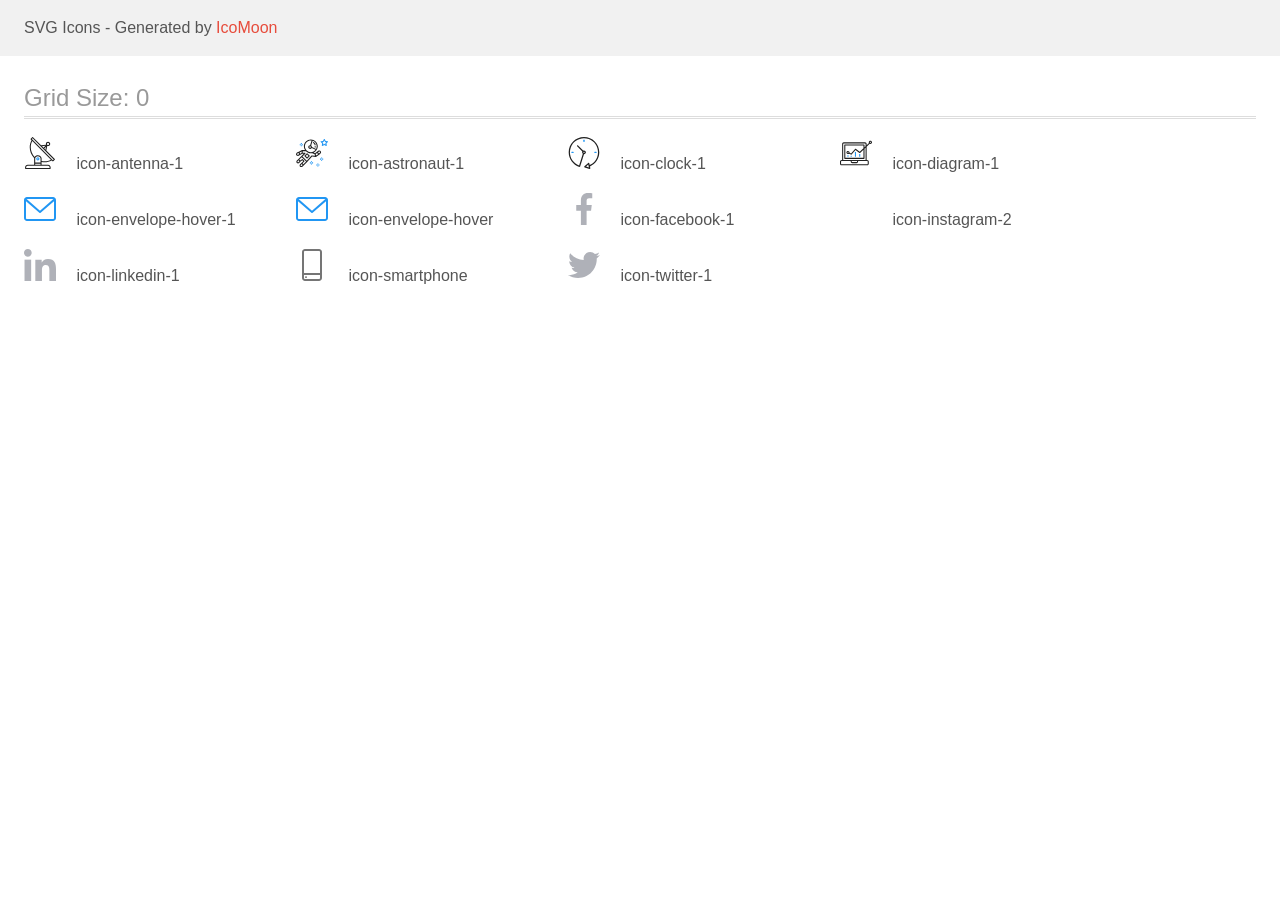
<file: img/icon/sprite/demo.html>
<!doctype html>
<html>
<head>
    <title>IcoMoon - SVG Icons</title>
    <meta charset="utf-8">
    <meta name="viewport" content="width=device-width, initial-scale=1">
    <link rel="stylesheet" href="demo-files/demo.css">
    <link rel="stylesheet" href="style.css">
</head>
<body>
<svg aria-hidden="true" style="position: absolute; width: 0; height: 0; overflow: hidden;" version="1.1" xmlns="http://www.w3.org/2000/svg" xmlns:xlink="http://www.w3.org/1999/xlink">
<defs>
<symbol id="icon-antenna-1" viewBox="0 0 32 32">
<path fill="#212121" style="fill: var(--color1, #212121)" d="M30.773 22.098l-8.443-8.505 0.937-4.615c0.242 0.094 0.499 0.144 0.758 0.146h0.006c1.192 0.014 2.17-0.941 2.184-2.133s-0.941-2.17-2.133-2.184c-1.192-0.014-2.17 0.941-2.184 2.133-0.003 0.255 0.039 0.509 0.125 0.749l-4.96 0.605-8.091-8.133c-0.099-0.101-0.235-0.159-0.377-0.16-0.14 0.001-0.274 0.056-0.373 0.155l-1.513 1.504c-0.208 0.208-0.208 0.546 0 0.754l0.814 0.826c-3.153 5.798-2.129 12.978 2.519 17.663 0.043 0.041 0.092 0.074 0.146 0.098-0.034 0.18-0.051 0.364-0.052 0.547v6.187h-6.4c-1.472 0.002-2.665 1.195-2.667 2.667v1.067c0 0.295 0.239 0.533 0.533 0.533h24.533c0.295 0 0.533-0.239 0.533-0.533v-1.067c-0.002-1.472-1.195-2.665-2.667-2.667h-6.4v-2.742c1.003 0.21 2.024 0.317 3.049 0.32 2.458-0.003 4.877-0.615 7.040-1.783l0.818 0.823c0.099 0.101 0.235 0.159 0.377 0.16 0.14-0.001 0.274-0.056 0.373-0.155l1.513-1.504c0.208-0.208 0.208-0.546 0-0.754zM23.28 6.233c0.418-0.415 1.093-0.414 1.508 0.004s0.414 1.093-0.004 1.508c-0.2 0.199-0.47 0.31-0.752 0.31h-0.003c-0.589-0.003-1.064-0.483-1.061-1.072 0.002-0.282 0.115-0.552 0.314-0.751h-0.002zM22.024 9.738l-0.598 2.946-1.175-1.182 1.774-1.763zM21.419 8.836l-1.92 1.909-1.485-1.493 3.405-0.415zM24.004 28.8c0.884 0 1.6 0.716 1.6 1.6v0.533h-23.467v-0.533c0-0.884 0.716-1.6 1.6-1.6h20.267zM16.537 26.667v1.067h-5.333v-1.067h5.333zM11.204 25.6v-4.053c0-1.294 1.196-2.347 2.667-2.347s2.667 1.053 2.667 2.347v4.053h-5.333zM17.604 23.904v-2.357c0-1.882-1.675-3.413-3.733-3.413-1.331-0.020-2.576 0.657-3.281 1.786-4.058-4.274-4.971-10.645-2.279-15.887l18.602 18.708c-2.872 1.461-6.165 1.873-9.309 1.163zM28.893 23.22l-21.057-21.181 0.755-0.752 7.935 7.98c0.004 0 0.006 0.007 0.010 0.010l13.115 13.191-0.757 0.752z"></path>
<path fill="#2196f3" style="fill: var(--color2, #2196f3)" d="M13.876 20.267h-0.005c-0.884-0.001-1.601 0.714-1.602 1.598s0.714 1.601 1.598 1.602h0.005c0.884 0.001 1.601-0.714 1.602-1.598s-0.714-1.601-1.598-1.602zM14.249 22.245c-0.1 0.1-0.236 0.156-0.378 0.155-0.295-0.002-0.532-0.242-0.531-0.536 0.001-0.141 0.057-0.276 0.157-0.375s0.233-0.154 0.373-0.155c0.295 0.002 0.532 0.241 0.53 0.536-0.001 0.141-0.057 0.276-0.157 0.375h0.005z"></path>
</symbol>
<symbol id="icon-astronaut-1" viewBox="0 0 32 32">
<path fill="#2196f3" style="fill: var(--color2, #2196f3)" d="M31.974 4.524c-0.063-0.193-0.229-0.333-0.43-0.363l-1.91-0.278-0.855-1.731c-0.179-0.365-0.777-0.365-0.956 0l-0.855 1.731-1.91 0.278c-0.201 0.029-0.367 0.17-0.431 0.363-0.062 0.193-0.011 0.405 0.135 0.547l1.383 1.348-0.326 1.903c-0.034 0.2 0.048 0.402 0.212 0.522 0.166 0.121 0.382 0.135 0.562 0.040l1.709-0.899 1.709 0.899c0.078 0.041 0.164 0.061 0.249 0.061 0.11 0 0.221-0.034 0.314-0.102 0.164-0.119 0.246-0.322 0.212-0.522l-0.326-1.903 1.383-1.348c0.145-0.142 0.197-0.354 0.135-0.547zM29.511 5.851c-0.125 0.122-0.183 0.299-0.153 0.472l0.191 1.114-1-0.526c-0.078-0.041-0.163-0.061-0.249-0.061s-0.17 0.020-0.249 0.061l-1.001 0.526 0.191-1.114c0.030-0.173-0.028-0.349-0.153-0.472l-0.81-0.789 1.119-0.163c0.174-0.025 0.324-0.134 0.402-0.292l0.5-1.013 0.5 1.013c0.078 0.157 0.228 0.267 0.402 0.292l1.119 0.163-0.809 0.789z"></path>
<path fill="#2196f3" style="fill: var(--color2, #2196f3)" d="M26.134 20.522h-1.067v1.067h1.067v-1.067z"></path>
<path fill="#2196f3" style="fill: var(--color2, #2196f3)" d="M26.134 22.656h-1.067v1.067h1.067v-1.067z"></path>
<path fill="#2196f3" style="fill: var(--color2, #2196f3)" d="M27.2 21.589h-1.067v1.067h1.067v-1.067z"></path>
<path fill="#2196f3" style="fill: var(--color2, #2196f3)" d="M25.067 21.589h-1.067v1.067h1.067v-1.067z"></path>
<path fill="#2196f3" style="fill: var(--color2, #2196f3)" d="M22.4 26.389h-1.067v1.067h1.067v-1.067z"></path>
<path fill="#2196f3" style="fill: var(--color2, #2196f3)" d="M22.4 28.522h-1.067v1.067h1.067v-1.067z"></path>
<path fill="#2196f3" style="fill: var(--color2, #2196f3)" d="M23.467 27.456h-1.067v1.067h1.067v-1.067z"></path>
<path fill="#2196f3" style="fill: var(--color2, #2196f3)" d="M21.333 27.456h-1.067v1.067h1.067v-1.067z"></path>
<path fill="#2196f3" style="fill: var(--color2, #2196f3)" d="M16 24.256h-1.067v1.067h1.067v-1.067z"></path>
<path fill="#2196f3" style="fill: var(--color2, #2196f3)" d="M16 26.389h-1.067v1.067h1.067v-1.067z"></path>
<path fill="#2196f3" style="fill: var(--color2, #2196f3)" d="M17.067 25.322h-1.067v1.067h1.067v-1.067z"></path>
<path fill="#2196f3" style="fill: var(--color2, #2196f3)" d="M14.933 25.322h-1.067v1.067h1.067v-1.067z"></path>
<path fill="#2196f3" style="fill: var(--color2, #2196f3)" d="M5.867 6.122h-1.067v1.067h1.067v-1.067z"></path>
<path fill="#2196f3" style="fill: var(--color2, #2196f3)" d="M5.867 8.255h-1.067v1.067h1.067v-1.067z"></path>
<path fill="#2196f3" style="fill: var(--color2, #2196f3)" d="M6.933 7.189h-1.067v1.067h1.067v-1.067z"></path>
<path fill="#2196f3" style="fill: var(--color2, #2196f3)" d="M4.8 7.189h-1.067v1.067h1.067v-1.067z"></path>
<path fill="#212121" style="fill: var(--color1, #212121)" d="M24.715 14.159c-0.287-0.388-0.709-0.637-1.188-0.705-0.481-0.068-0.956 0.058-1.34 0.352l-1.252 0.96-1.898 1.417-1.358-0.541c2.421-1.086 4.114-3.508 4.114-6.32 0-3.823-3.123-6.933-6.961-6.933s-6.961 3.11-6.961 6.933c0 1.386 0.414 2.674 1.12 3.758l-2.764-0.024c-0.002 0-0.003 0-0.005 0-0.009 0-0.015 0.004-0.023 0.005-0.053 0.002-0.105 0.013-0.155 0.031-0.013 0.005-0.026 0.008-0.038 0.013-0.006 0.003-0.013 0.003-0.019 0.006l-3.233 1.596c-0.001 0-0.001 0-0.001 0.001l-1.893 0.911c-0.021 0.009-0.042 0.021-0.063 0.035-0.755 0.502-1.012 1.489-0.598 2.295 0.22 0.429 0.595 0.745 1.056 0.889 0.178 0.055 0.359 0.083 0.539 0.083 0.29 0 0.577-0.071 0.839-0.211l1.388-0.738 2.264-1.169 1.357-0.008-5.442 5.416c-0.001 0.001-0.001 0.001-0.002 0.001l-1.339 1.333c-0.316 0.315-0.49 0.732-0.49 1.178s0.174 0.863 0.49 1.179c0.325 0.323 0.752 0.485 1.179 0.485s0.854-0.162 1.18-0.485l1.314-1.309 1.741-1.3 0.901 0.897-1.762 1.754c-0 0.001-0.001 0.001-0.002 0.001l-1.339 1.333c-0.316 0.315-0.49 0.732-0.49 1.178s0.174 0.863 0.49 1.179c0.325 0.323 0.753 0.485 1.18 0.485s0.855-0.162 1.18-0.485l3.482-3.467c0.001-0.001 0.001-0.001 0.001-0.002l1.010-1-0.004-0.004c0.006-0.006 0.015-0.009 0.022-0.015l5.166-5.658 3.471 0.494c0.025 0.004 0.050 0.005 0.075 0.005 0.065 0 0.127-0.015 0.187-0.038 0.018-0.006 0.033-0.015 0.050-0.023 0.019-0.010 0.039-0.015 0.058-0.027l3.213-2.133c0.012-0.008 0.018-0.021 0.029-0.029 0.013-0.010 0.029-0.014 0.041-0.026l1.271-1.191c0.662-0.62 0.753-1.635 0.212-2.362zM2.13 17.77c-0.173 0.093-0.37 0.111-0.558 0.052-0.187-0.058-0.338-0.186-0.427-0.358-0.161-0.314-0.068-0.695 0.214-0.902l1.314-0.632 0.449 1.312-0.992 0.528zM5.628 15.942l-1.548 0.8-0.439-1.283 2.027-1.001-0.040 1.484zM20.727 9.322c0 0.918-0.219 1.785-0.599 2.559l-4.181-1.899c-0.044-0.573-0.341-1.075-0.788-1.388l1.464-4.86c2.378 0.756 4.105 2.974 4.105 5.588zM8.938 9.322c0-3.235 2.644-5.867 5.894-5.867 0.253 0 0.5 0.021 0.745 0.052l-1.432 4.754c-0.019-0.001-0.037-0.006-0.057-0.006-1.033 0-1.873 0.837-1.873 1.867s0.84 1.867 1.873 1.867c0.694 0 1.294-0.383 1.618-0.945l3.862 1.755c-1.075 1.446-2.795 2.39-4.737 2.39-3.25 0-5.894-2.632-5.894-5.867zM14.894 10.122c0 0.441-0.362 0.8-0.806 0.8s-0.806-0.359-0.806-0.8c0-0.441 0.362-0.8 0.806-0.8s0.806 0.359 0.806 0.8zM2.465 25.146c-0.236 0.234-0.619 0.234-0.854 0.001-0.114-0.114-0.176-0.263-0.176-0.423s0.062-0.309 0.176-0.421l0.962-0.958 0.851 0.848-0.959 0.955zM5.679 28.88c-0.236 0.234-0.619 0.235-0.855 0.001-0.114-0.114-0.176-0.263-0.176-0.423s0.062-0.309 0.176-0.421l0.963-0.959 0.852 0.848-0.96 0.955zM9.16 25.411c-0.001 0-0.001 0-0.002 0.001l-1.765 1.76-0.852-0.848 1.763-1.755c0 0 0 0 0-0s0.001-0.001 0.002-0.001c0.040-0.040 0.065-0.088 0.090-0.135 0.007-0.014 0.020-0.026 0.026-0.040 0.017-0.041 0.019-0.085 0.026-0.129 0.003-0.025 0.014-0.047 0.014-0.073 0-0.036-0.013-0.070-0.020-0.106-0.006-0.032-0.006-0.065-0.019-0.095-0.020-0.050-0.055-0.094-0.091-0.138-0.010-0.012-0.014-0.027-0.025-0.038 0 0 0 0-0.001 0s-0.001-0.002-0.001-0.002l-1.607-1.6c-0.017-0.017-0.039-0.024-0.058-0.038-0.028-0.022-0.055-0.042-0.087-0.058-0.030-0.015-0.061-0.024-0.093-0.033-0.034-0.010-0.067-0.017-0.103-0.020-0.033-0.002-0.063 0.001-0.095 0.005-0.036 0.004-0.069 0.009-0.104 0.020-0.034 0.011-0.063 0.027-0.094 0.045-0.020 0.011-0.042 0.015-0.061 0.029l-1.773 1.324-0.901-0.897 2.399-2.386 4.361 4.289-0.928 0.919zM15.979 18.394c-0.015-0.002-0.030 0.004-0.045 0.003-0.039-0.002-0.076 0.001-0.115 0.007-0.030 0.005-0.059 0.011-0.088 0.021-0.034 0.012-0.065 0.028-0.097 0.047-0.030 0.018-0.057 0.037-0.083 0.061-0.013 0.011-0.028 0.017-0.040 0.029l-4.698 5.146-4.328-4.257 2.833-2.818c0.209-0.208 0.21-0.546 0.002-0.755-0.105-0.105-0.243-0.157-0.381-0.156v-0.001l-2.219 0.013 0.028-1.607 3.104 0.027c1.265 1.294 3.029 2.101 4.981 2.101 0.437 0 0.864-0.045 1.279-0.123 0.040 0.032 0.079 0.065 0.13 0.085l2.41 0.96 0.331 1.644-3.003-0.427zM20.020 18.572l-0.313-1.558 1.446-1.080 0.947 1.257-2.080 1.381zM23.774 15.741l-0.838 0.785-0.931-1.236 0.831-0.637c0.155-0.119 0.351-0.168 0.543-0.143 0.193 0.027 0.364 0.128 0.48 0.284 0.217 0.292 0.18 0.699-0.085 0.947z"></path>
<path fill="#212121" style="fill: var(--color1, #212121)" d="M13.602 18.544l-2.143-2.133c-0.207-0.207-0.545-0.207-0.753 0l-2.142 2.133c-0.1 0.101-0.157 0.236-0.157 0.378s0.056 0.278 0.157 0.378l2.142 2.133c0.104 0.103 0.241 0.155 0.377 0.155s0.273-0.052 0.376-0.155l2.143-2.133c0.1-0.1 0.157-0.236 0.157-0.378s-0.057-0.278-0.157-0.378zM11.083 20.303l-1.387-1.381 1.387-1.381 1.387 1.381-1.387 1.381z"></path>
<path fill="#212121" style="fill: var(--color1, #212121)" d="M17.164 5.071l-0.258 1.036c0.071 0.018 1.738 0.452 1.738 2.149h1.067c-0-2.017-1.666-2.965-2.547-3.185z"></path>
<path fill="#212121" style="fill: var(--color1, #212121)" d="M19.711 9.322h-1.067v1.067h1.067v-1.067z"></path>
</symbol>
<symbol id="icon-clock-1" viewBox="0 0 32 32">
<path fill="#212121" style="fill: var(--color1, #212121)" d="M31.297 15.301c-0.002-8.452-6.855-15.303-15.308-15.301s-15.303 6.855-15.301 15.308c0.001 6.658 4.307 12.551 10.649 14.576 0.061 0.019 0.124 0.029 0.187 0.029 0.121-0 0.239-0.032 0.342-0.094 0.135-0.080 0.236-0.207 0.283-0.356l3.865-12.25c1.057-0.005 1.909-0.866 1.903-1.923s-0.866-1.909-1.923-1.903c-0.284 0.001-0.565 0.067-0.82 0.191l-5.106-5.107c-0.253-0.245-0.657-0.238-0.902 0.016-0.239 0.247-0.239 0.639 0 0.886l5.103 5.109c-0.392 0.799-0.168 1.764 0.536 2.309l-3.683 11.673c-7.278-2.681-11.004-10.754-8.323-18.032s10.754-11.004 18.032-8.323 11.004 10.754 8.323 18.032c-1.31 3.556-4.001 6.431-7.462 7.973l-0.398-1.874c-0.073-0.344-0.411-0.565-0.756-0.492-0.109 0.023-0.209 0.074-0.292 0.148l-3.837 3.426c-0.263 0.234-0.287 0.637-0.052 0.9 0.076 0.085 0.174 0.149 0.283 0.184l4.899 1.563c0.335 0.108 0.694-0.077 0.802-0.412 0.034-0.106 0.040-0.219 0.017-0.328l-0.391-1.839c5.664-2.388 9.342-7.942 9.329-14.089zM15.992 14.664c0.352 0 0.638 0.286 0.638 0.638s-0.286 0.638-0.638 0.638c-0.352 0-0.638-0.285-0.638-0.638s0.285-0.638 0.638-0.638zM18.093 29.528l2.184-1.948 0.603 2.84-2.787-0.892z"></path>
<path fill="#2196f3" style="fill: var(--color2, #2196f3)" d="M15.354 3.185v1.275c0 0.352 0.285 0.638 0.638 0.638s0.638-0.285 0.638-0.638v-1.275c0-0.352-0.286-0.638-0.638-0.638s-0.638 0.286-0.638 0.638z"></path>
<path fill="#2196f3" style="fill: var(--color2, #2196f3)" d="M3.876 14.664c-0.352 0-0.638 0.286-0.638 0.638s0.285 0.638 0.638 0.638h1.275c0.352 0 0.638-0.285 0.638-0.638s-0.285-0.638-0.638-0.638h-1.275z"></path>
<path fill="#2196f3" style="fill: var(--color2, #2196f3)" d="M28.108 15.939c0.352 0 0.638-0.285 0.638-0.638s-0.285-0.638-0.638-0.638h-1.275c-0.352 0-0.638 0.286-0.638 0.638s0.286 0.638 0.638 0.638h1.275z"></path>
</symbol>
<symbol id="icon-diagram-1" viewBox="0 0 32 32">
<path fill="#2196f3" style="fill: var(--color2, #2196f3)" d="M14.926 14.965h1.066v4.798h-1.066v-4.797z"></path>
<path fill="#2196f3" style="fill: var(--color2, #2196f3)" d="M19.19 17.097h1.066v2.665h-1.066v-2.665z"></path>
<path fill="#2196f3" style="fill: var(--color2, #2196f3)" d="M10.661 18.696h1.066v1.066h-1.066v-1.066z"></path>
<path fill="#2196f3" style="fill: var(--color2, #2196f3)" d="M7.463 18.163h1.066v1.599h-1.066v-1.599z"></path>
<path fill="#212121" style="fill: var(--color1, #212121)" d="M1.599 28.291h25.587c0.883 0 1.599-0.716 1.599-1.599v-2.132c0-0.883-0.716-1.599-1.599-1.599h-0.533v-13.293l3.028-2.868c0.703 0.346 1.553 0.136 2.013-0.499s0.396-1.508-0.152-2.068-1.42-0.644-2.065-0.198c-0.644 0.446-0.873 1.292-0.542 2.002l-2.281 2.163v-1.23c0-0.883-0.716-1.599-1.599-1.599h-21.322c-0.883 0-1.599 0.716-1.599 1.599v15.992h-0.533c-0.883 0-1.599 0.716-1.599 1.599v2.132c0 0.883 0.716 1.599 1.599 1.599zM30.384 4.837c0.294 0 0.533 0.239 0.533 0.533s-0.239 0.533-0.533 0.533c-0.294 0-0.533-0.239-0.533-0.533s0.239-0.533 0.533-0.533zM3.198 6.969c0-0.294 0.239-0.533 0.533-0.533h21.322c0.294 0 0.533 0.239 0.533 0.533v2.239l-1.066 1.013v-2.186c0-0.294-0.239-0.533-0.533-0.533h-19.19c-0.294 0-0.533 0.239-0.533 0.533v13.326c0 0.294 0.239 0.533 0.533 0.533h19.19c0.294 0 0.533-0.239 0.533-0.533v-9.674l1.066-1.010v12.284h-22.388v-15.992zM7.996 13.899c-0.721-0.002-1.354 0.478-1.546 1.174s0.105 1.433 0.725 1.801c0.62 0.368 1.41 0.276 1.928-0.226l1.853 0.93c0.215 0.108 0.476 0.057 0.636-0.123l3.939-4.431 3.872 2.901c0.208 0.156 0.498 0.139 0.686-0.039l3.365-3.188v8.131h-18.124v-12.26h18.124v2.66l-3.771 3.572-3.904-2.927c-0.222-0.166-0.534-0.135-0.718 0.072l-3.993 4.493-1.493-0.746c0.011-0.064 0.018-0.129 0.020-0.193 0-0.883-0.716-1.599-1.599-1.599zM8.529 15.498c0 0.294-0.239 0.533-0.533 0.533s-0.533-0.239-0.533-0.533c0-0.294 0.239-0.533 0.533-0.533s0.533 0.239 0.533 0.533zM11.727 24.027h5.331v0.533c0 0.294-0.239 0.533-0.533 0.533h-4.264c-0.294 0-0.533-0.239-0.533-0.533v-0.533zM1.066 24.56c0-0.294 0.239-0.533 0.533-0.533h9.062v0.533c0 0.883 0.716 1.599 1.599 1.599h4.264c0.883 0 1.599-0.716 1.599-1.599v-0.533h9.062c0.294 0 0.533 0.239 0.533 0.533v2.132c0 0.294-0.239 0.533-0.533 0.533h-25.587c-0.294 0-0.533-0.239-0.533-0.533v-2.132z"></path>
</symbol>
<symbol id="icon-envelope-hover-1" viewBox="0 0 32 32">
<path fill="#2196f3" style="fill: var(--color2, #2196f3)" d="M29 4h-26c-1.654 0-3 1.346-3 3v18c0 1.654 1.346 3 3 3h26c1.654 0 3-1.346 3-3v-18c0-1.654-1.346-3-3-3zM29 6c0.136 0 0.265 0.028 0.383 0.077l-13.383 11.599-13.383-11.599c0.118-0.049 0.247-0.077 0.383-0.077h26zM29 26h-26c-0.552 0-1-0.448-1-1v-16.81l13.345 11.565c0.188 0.163 0.422 0.244 0.655 0.244s0.467-0.081 0.655-0.244l13.345-11.565v16.81c0 0.552-0.448 1-1 1z"></path>
</symbol>
<symbol id="icon-envelope-hover" viewBox="0 0 32 32">
<path fill="#2196f3" style="fill: var(--color2, #2196f3)" d="M29 4h-26c-1.654 0-3 1.346-3 3v18c0 1.654 1.346 3 3 3h26c1.654 0 3-1.346 3-3v-18c0-1.654-1.346-3-3-3zM29 6c0.136 0 0.265 0.028 0.383 0.077l-13.383 11.599-13.383-11.599c0.118-0.049 0.247-0.077 0.383-0.077h26zM29 26h-26c-0.552 0-1-0.448-1-1v-16.81l13.345 11.565c0.188 0.163 0.422 0.244 0.655 0.244s0.467-0.081 0.655-0.244l13.345-11.565v16.81c0 0.552-0.448 1-1 1z"></path>
</symbol>
<symbol id="icon-facebook-1" viewBox="0 0 32 32">
<path fill="#afb1b8" style="fill: var(--color3, #afb1b8)" d="M21.329 5.313h2.921v-5.088c-0.504-0.069-2.237-0.225-4.256-0.225-4.212 0-7.097 2.649-7.097 7.519v4.481h-4.648v5.688h4.648v14.312h5.699v-14.311h4.46l0.708-5.688h-5.169v-3.919c0.001-1.644 0.444-2.769 2.735-2.769z"></path>
</symbol>
<symbol id="icon-instagram-2" viewBox="0 0 32 32">
<path fill="#fff" style="fill: var(--color4, #fff)" d="M31.969 9.408c-0.075-1.7-0.35-2.869-0.744-3.882-0.406-1.075-1.032-2.038-1.851-2.838-0.8-0.813-1.769-1.444-2.832-1.844-1.019-0.394-2.182-0.669-3.882-0.744-1.713-0.081-2.257-0.1-6.601-0.1s-4.888 0.019-6.595 0.094c-1.7 0.075-2.869 0.35-3.882 0.744-1.075 0.406-2.038 1.031-2.838 1.85-0.813 0.8-1.444 1.769-1.844 2.832-0.394 1.019-0.669 2.182-0.744 3.882-0.081 1.713-0.1 2.257-0.1 6.601s0.019 4.888 0.094 6.595c0.075 1.7 0.35 2.869 0.744 3.882 0.406 1.075 1.038 2.038 1.85 2.838 0.8 0.813 1.769 1.444 2.832 1.844 1.019 0.394 2.182 0.669 3.882 0.744 1.706 0.075 2.25 0.094 6.595 0.094s4.888-0.019 6.595-0.094c1.7-0.075 2.869-0.35 3.882-0.744 2.151-0.832 3.851-2.532 4.682-4.682 0.394-1.019 0.669-2.182 0.744-3.882 0.075-1.707 0.094-2.251 0.094-6.595s-0.006-4.888-0.081-6.595zM29.087 22.473c-0.069 1.563-0.331 2.407-0.55 2.969-0.538 1.394-1.644 2.5-3.038 3.038-0.563 0.219-1.413 0.481-2.969 0.55-1.688 0.075-2.194 0.094-6.464 0.094s-4.782-0.019-6.464-0.094c-1.563-0.069-2.407-0.331-2.969-0.55-0.694-0.256-1.325-0.663-1.838-1.194-0.531-0.519-0.938-1.144-1.194-1.838-0.219-0.563-0.481-1.413-0.55-2.969-0.075-1.688-0.094-2.194-0.094-6.464s0.019-4.782 0.094-6.464c0.069-1.563 0.331-2.407 0.55-2.969 0.256-0.694 0.663-1.325 1.2-1.838 0.519-0.531 1.144-0.938 1.838-1.194 0.563-0.219 1.413-0.481 2.969-0.55 1.688-0.075 2.194-0.094 6.464-0.094 4.276 0 4.782 0.019 6.464 0.094 1.563 0.069 2.407 0.331 2.969 0.55 0.694 0.256 1.325 0.662 1.838 1.194 0.531 0.519 0.938 1.144 1.194 1.838 0.219 0.563 0.481 1.413 0.55 2.969 0.075 1.688 0.094 2.194 0.094 6.464s-0.019 4.77-0.094 6.458z"></path>
<path fill="#fff" style="fill: var(--color4, #fff)" d="M16.059 7.783c-4.538 0-8.22 3.682-8.22 8.22s3.682 8.22 8.22 8.22c4.539 0 8.22-3.682 8.22-8.22s-3.682-8.22-8.22-8.22zM16.059 21.335c-2.944 0-5.332-2.388-5.332-5.332s2.388-5.332 5.332-5.332c2.944 0 5.332 2.388 5.332 5.332s-2.388 5.332-5.332 5.332z"></path>
<path fill="#fff" style="fill: var(--color4, #fff)" d="M26.524 7.458c0 1.060-0.859 1.919-1.919 1.919s-1.919-0.859-1.919-1.919c0-1.060 0.859-1.919 1.919-1.919s1.919 0.859 1.919 1.919z"></path>
</symbol>
<symbol id="icon-linkedin-1" viewBox="0 0 32 32">
<path fill="#afb1b8" style="fill: var(--color3, #afb1b8)" d="M31.992 32v-0.001h0.008v-11.736c0-5.741-1.236-10.164-7.948-10.164-3.227 0-5.392 1.771-6.276 3.449h-0.093v-2.913h-6.364v21.364h6.627v-10.579c0-2.785 0.528-5.479 3.977-5.479 3.399 0 3.449 3.179 3.449 5.657v10.401h6.62z"></path>
<path fill="#afb1b8" style="fill: var(--color3, #afb1b8)" d="M0.528 10.636h6.635v21.364h-6.635v-21.364z"></path>
<path fill="#afb1b8" style="fill: var(--color3, #afb1b8)" d="M3.843 0c-2.121 0-3.843 1.721-3.843 3.843s1.721 3.879 3.843 3.879c2.121 0 3.843-1.757 3.843-3.879-0.001-2.121-1.723-3.843-3.843-3.843v0z"></path>
</symbol>
<symbol id="icon-smartphone" viewBox="0 0 32 32">
<path fill="#757575" style="fill: var(--color5, #757575)" d="M23 0h-14c-1.654 0-3 1.346-3 3v26c0 1.654 1.346 3 3 3h14c1.654 0 3-1.346 3-3v-26c0-1.654-1.346-3-3-3zM9 2h14c0.552 0 1 0.448 1 1v21h-16v-21c0-0.552 0.448-1 1-1zM23 30h-14c-0.552 0-1-0.448-1-1v-3h16v3c0 0.552-0.448 1-1 1z"></path>
<path fill="#757575" style="fill: var(--color5, #757575)" d="M10.707 27.478c0.391 0.365 0.391 0.956 0 1.321s-1.024 0.365-1.414 0c-0.391-0.365-0.391-0.956 0-1.321s1.024-0.365 1.414 0z"></path>
</symbol>
<symbol id="icon-twitter-1" viewBox="0 0 32 32">
<path fill="#afb1b8" style="fill: var(--color3, #afb1b8)" d="M32 6.078c-1.19 0.522-2.458 0.868-3.78 1.036 1.36-0.812 2.398-2.088 2.886-3.626-1.268 0.756-2.668 1.29-4.16 1.588-1.204-1.282-2.92-2.076-4.792-2.076-3.632 0-6.556 2.948-6.556 6.562 0 0.52 0.044 1.020 0.152 1.496-5.454-0.266-10.28-2.88-13.522-6.862-0.566 0.982-0.898 2.106-0.898 3.316 0 2.272 1.17 4.286 2.914 5.452-1.054-0.020-2.088-0.326-2.964-0.808 0 0.020 0 0.046 0 0.072 0 3.188 2.274 5.836 5.256 6.446-0.534 0.146-1.116 0.216-1.72 0.216-0.42 0-0.844-0.024-1.242-0.112 0.85 2.598 3.262 4.508 6.13 4.57-2.232 1.746-5.066 2.798-8.134 2.798-0.538 0-1.054-0.024-1.57-0.090 2.906 1.874 6.35 2.944 10.064 2.944 12.072 0 18.672-10 18.672-18.668 0-0.29-0.010-0.57-0.024-0.848 1.302-0.924 2.396-2.078 3.288-3.406z"></path>
</symbol>
</defs>
</svg>

<header class="bgc1 clearfix">
<div class="mhl">
    <p>SVG Icons - Generated by <a href="https://icomoon.io/app">IcoMoon</a></p>
</div>
</header>
    <div class="clearfix mhl ptl">
        <h1 class="mvm mtn fgc1">Grid Size: 0</h1>
        <div class="glyph fs1">
            <div class="clearfix pbs">
                <svg class="icon icon-antenna-1"><use xlink:href="#icon-antenna-1"></use></svg><span class="name"> icon-antenna-1</span>
            </div>
        </div>
        <div class="glyph fs1">
            <div class="clearfix pbs">
                <svg class="icon icon-astronaut-1"><use xlink:href="#icon-astronaut-1"></use></svg><span class="name"> icon-astronaut-1</span>
            </div>
        </div>
        <div class="glyph fs1">
            <div class="clearfix pbs">
                <svg class="icon icon-clock-1"><use xlink:href="#icon-clock-1"></use></svg><span class="name"> icon-clock-1</span>
            </div>
        </div>
        <div class="glyph fs1">
            <div class="clearfix pbs">
                <svg class="icon icon-diagram-1"><use xlink:href="#icon-diagram-1"></use></svg><span class="name"> icon-diagram-1</span>
            </div>
        </div>
        <div class="glyph fs1">
            <div class="clearfix pbs">
                <svg class="icon icon-envelope-hover-1"><use xlink:href="#icon-envelope-hover-1"></use></svg><span class="name"> icon-envelope-hover-1</span>
            </div>
        </div>
        <div class="glyph fs1">
            <div class="clearfix pbs">
                <svg class="icon icon-envelope-hover"><use xlink:href="#icon-envelope-hover"></use></svg><span class="name"> icon-envelope-hover</span>
            </div>
        </div>
        <div class="glyph fs1">
            <div class="clearfix pbs">
                <svg class="icon icon-facebook-1"><use xlink:href="#icon-facebook-1"></use></svg><span class="name"> icon-facebook-1</span>
            </div>
        </div>
        <div class="glyph fs1">
            <div class="clearfix pbs">
                <svg class="icon icon-instagram-2"><use xlink:href="#icon-instagram-2"></use></svg><span class="name"> icon-instagram-2</span>
            </div>
        </div>
        <div class="glyph fs1">
            <div class="clearfix pbs">
                <svg class="icon icon-linkedin-1"><use xlink:href="#icon-linkedin-1"></use></svg><span class="name"> icon-linkedin-1</span>
            </div>
        </div>
        <div class="glyph fs1">
            <div class="clearfix pbs">
                <svg class="icon icon-smartphone"><use xlink:href="#icon-smartphone"></use></svg><span class="name"> icon-smartphone</span>
            </div>
        </div>
        <div class="glyph fs1">
            <div class="clearfix pbs">
                <svg class="icon icon-twitter-1"><use xlink:href="#icon-twitter-1"></use></svg><span class="name"> icon-twitter-1</span>
            </div>
        </div>
  </div>
<script defer src="svgxuse.js"></script>
</body>
</html>
</file>
<file: css/styles.css>
html {
  box-sizing: border-box;
}
:root {
  --primary-text-color: #757575;
  --title-text-color: #212121;
  --color-background--container: #ffffff;
  --color-focus: #2196f3;
  --akcent-color: #2196f3;
  --akcent-background: #ffffff;
  --font-family: Raleway;
}

h1,
h2,
h3,
h4,
h5,
h6,
p {
  margin: 0;
}

ul,
ol {
  margin: 0;
  padding: 0;
}

img {
  display: block;
}

body {
  font-family: Roboto, sans-serif;
  font-weight: 400;
  font-style: normal;
}
.header {
  border-bottom: 1px solid #ececec;
}
/*nav*/
.container {
  width: 1200px;
  padding-left: 15px;
  padding-right: 15px;
  margin: 0 auto;
}
.header-nav {
  color: var (--title-text-color);
}
.marker-none {
  list-style-type: none;
}
.box-nav {
  display: flex;
  align-items: center; /*Вирівнювання контейнерів по центру*/
  background: var(--color-background--container);
}
.logo-link {
  font-family: var(--font-family);
  font-weight: bold; /* Жирное начертание */
  font-size: 26px;
  line-height: 1.19;
  letter-spacing: 0.03em;
  color: var(--color-focus);
}
.box-nav .logo-link {
  display: block;
  padding-top: 24px;
  padding-bottom: 25px;
  margin-right: 93px;
}

.studio {
  font-family: var(--font-family);
  font-weight: bold; /* Жирное начертание */
  font-size: 26px;
  line-height: 1.19;
  letter-spacing: 0.03em;
  color: var(--title-text-color);
}
.link-main {
  text-decoration: none; /* Отменяем подчеркивание у ссылки */
  transition: color 250ms cubic-bezier(0.4, 0, 0.2, 1);
}
.link-main:hover,
.link-main:focus,
.link-main:target {
  color: var(--color-focus);
}
.link-main:active {
  color: tomato;
}

.nav-ul {
  font-weight: 500; /* Жирное начертание */
  font-size: 14px;
  line-height: 1.19;
  letter-spacing: 0.02em;
  color: var(--title-text-color);
}
.nav-link {
  position: relative;
}
.nav-link::after {
  content: "";
  position: absolute;
  margin: 0;
  left: 0;
  bottom: 0;
  width: 100%;
  height: 4px;
  background: #2196f3;
  border-radius: 2px;
  opacity: 0;
  transition: opacity 250ms cubic-bezier(0.4, 0, 0.2, 1);
}
.nav-link:hover::after,
.nav-link:focus::after {
  opacity: 1;
}
.list .current {
  color: var(--akcent-color);
}
.list {
  display: flex;
}
.list .item:not(:last-child) {
  margin-right: 50px;
}
.list .link-main {
  display: block;
  padding-top: 32px;
  padding-bottom: 32px;
}
.link-mail {
  display: block;
}
.icon-mail {
  fill: currentColor;
}
.icon-tel {
  fill: currentColor;
}

.list-contakty {
  display: flex;
  margin-left: auto;
}
.list-contakty .link-main {
  display: flex;
  padding: 32px 0;
  height: 16px;
  justify-content: center;
  align-items: center;
}
.list-contakty .list-mail {
  display: flex;
  align-items: center;
}
.icon-mail {
  margin-right: 10px;
}
.list-contakty .list-tel {
  align-items: center;
}
.icon-tel {
  margin-right: 10px;
}
.list-contakty .list-mail {
  margin-right: 50px;
}
.header-li a {
  list-style-type: none;
  background: var(--color-background--container);
  color: var(--title-text-color);
}
.contakty a {
  color: var(--primary-text-color);
}
.header-li {
  list-style-type: none;
  font-style: normal;
}
.header-nav {
  display: flex;
}

/* main */
.main-li {
  list-style-type: none;
  font-style: normal;
}

.main-li .caption {
  text-transform: uppercase;
}
.container-button {
  background-image: linear-gradient(
      rgba(47, 48, 58, 0.4),
      rgba(47, 48, 58, 0.4)
    ),
    url(../img/overlay.jpg);
  background-repeat: no-repeat;
  background-position: center;
  background-size: cover;
  padding: 200px 0;
  text-align: center;
  max-width: 1600px;
  min-height: 600px;
  margin: 0 auto;
}
.container-button h1 {
  display: block;
  margin-bottom: 30px;
  display: block;
  font-size: 44px;
  line-height: 1.36;
  text-align: center;
  letter-spacing: 0.06em;
  text-transform: uppercase;
  color: var(--color-background--container);
}
/*button*/
.button-main {
  display: inline-block;
  padding-left: 32px;
  padding-right: 32px;
  padding-top: 10px;
  padding-bottom: 10px;
  margin: 0 auto;
  border: none;
  align-items: flex-start;
  text-align: center;
  font-family: inherit;
  font-weight: bold;
  font-size: 16px;
  line-height: 1.88;
  letter-spacing: 0.06em;
  color: var(--color-background--container);
  background: var(--color-focus);
  box-shadow: 0px 4px 4px rgba(0, 0, 0, 0.15);
  border-radius: 4px;
  cursor: pointer; /* cursor */
}
.list-features-svg {
  display: flex;
}
.list-features:not(:last-child) {
  margin-right: 30px;
}
.features-icon {
  display: flex;
  justify-content: center;
  align-items: center;
  width: 270px;
  height: 120px;
  background: #f5f4fa;
  margin-bottom: 30px;
}
.icon {
  width: 70px;
  height: 70px;
}
.features {
  padding: 94px 0;
}
.list-desc {
  display: flex;
}
.list-desc .main-li:not(:last-child) {
  margin-right: 30px;
}
.main-li .caption {
  margin-bottom: 10px;
  font-weight: 700;
  line-height: 1.143;
  letter-spacing: 0.03em;
  text-transform: uppercase;
  font-size: inherit;
}
.text-title {
  font-weight: bold;
  font-size: 14px;
  line-height: 1.14;
  color: var(--title-text-color);
}
.text-p {
  display: block;
  font-size: 14px;
  line-height: 1.71;
  letter-spacing: 0.03em;
  color: var(--primary-text-color);
}
.title-box {
  height: 400px;
}
.title-post {
  display: block;
  margin-bottom: 50px;
  text-align: center;
  font-weight: 700;
  font-size: 36px;
  line-height: 1.17;
  letter-spacing: 0.03em;
}
.doing-section {
  padding-top: 0;
  padding-bottom: 94px;
}
.box-img {
  display: flex;
}
.box-img li:not(:last-child) {
  margin-right: 30px;
}
.list-img {
  position: relative;
  display: flex;
  justify-content: center;
  margin: 0 auto;
}
.thumb {
  position: absolute;
  left: 0;
  bottom: 0;
  overflow: hidden;
  width: 100%;
  height: 70px;
  background: rgba(47, 48, 58, 0.8);
}
.label {
  position: absolute;
  bottom: 50%;
  left: 0;
  right: 0;
  font-weight: bold;
  font-size: 14px;
  line-height: 1.14px;
  text-align: center;
  letter-spacing: 0.03em;
  text-transform: uppercase;
  color: #ffffff;
}
.aside {
  background: #f5f4fa;
  padding: 94px 0;
}
.aside h2 {
  margin-bottom: 50px;
  text-align: center;
  font-weight: 700;
  font-size: 36px;
  line-height: 1.167;
  letter-spacing: 0.03em;
}
.container-item {
  display: flex;
}
.container-item .main-li {
  background: #ffffff;
  /* material shadow v1 */

  box-shadow: 0px 1px 3px rgba(0, 0, 0, 0.12), 0px 1px 1px rgba(0, 0, 0, 0.14),
    0px 2px 1px rgba(0, 0, 0, 0.2);
  border-radius: 0px 0px 4px 4px;
}
.container-item .main-li:not(:last-child) {
  margin-right: 30px;
}
/*---------ICON--------*/
.social-list {
  display: flex;
  justify-content: space-between;
}
.social-list-icon {
  fill: #afb1b8;
  width: 20px;
  height: 20px;
}
.social-list-item {
  width: 44px;
  height: 44px;
}
.social-list-link {
  display: flex;
  justify-content: center;
  align-items: center;
  width: 100%;
  height: 100%;
  background-color: var(--akcent-background);
  border-radius: 50%;
  transition: background-color 250ms cubic-bezier(0.4, 0, 0.2, 1),
    color 250ms cubic-bezier(0.4, 0, 0.2, 1);
}
.social-list-link:hover,
.social-list-link:focus {
  background-color: var(--color-focus);
}
.social-list-link:hover .social-list-icon,
.social-list-link:focus .social-list-icon {
  fill: var(--akcent-background);
}
.social-list-link .social-list-icon {
  transition: fill 250ms cubic-bezier(0.4, 0, 0.2, 1);
}
.our-team {
  text-align: center;
  padding: 30px 32px;
}
.our-team .text-p {
  margin-bottom: 16px;
}

.col .text-title {
  margin-bottom: 10px;
}
.col .pic {
  border-radius: 0px;
}

.col .name-title {
  text-align: center;
}
/*----------------CUSTOMERS-----------------*/
.customers-section {
  padding: 94px 0;
}
.customers-title {
  margin-bottom: 50px;
  text-align: center;
  font-weight: bold;
  font-size: 36px;
  line-height: 1.16;
  letter-spacing: 0.03em;
}

.list-customers {
  display: flex;
}
.customers:not(:last-child) {
  margin-right: 30px;
}
.customers {
  width: 170px;
  height: 90px;
}
.logo-1 {
  width: 44px;
  height: 49px;
  fill: #afb1b8;
}
.logo-2 {
  width: 40px;
  height: 52px;
  fill: #afb1b8;
}
.logo-3 {
  width: 41px;
  height: 42px;
  fill: #afb1b8;
}
.logo-4 {
  width: 79px;
  height: 42px;
  fill: #afb1b8;
}
.logo-5 {
  width: 59px;
  height: 47px;
  fill: #afb1b8;
}
.logo-6 {
  width: 88px;
  height: 45px;
  fill: #afb1b8;
}

.link-customers {
  display: flex;
  width: 100%;
  height: 100%;
  border: 1px solid#AFB1B8;
  justify-content: center;
  align-items: center;
  border-radius: 4px;
  transition: border-color 250ms cubic-bezier(0.4, 0, 0.2, 1),
    fill 250ms cubic-bezier(0.4, 0, 0.2, 1),
    border 250ms cubic-bezier(0.4, 0, 0.2, 1);
}
.link-customers .icon-customers {
  transition: fill 250ms cubic-bezier(0.4, 0, 0.2, 1),
    border-color 250ms cubic-bezier(0.4, 0, 0.2, 1);
}
.link-customers:hover .icon-customers,
.link-customers:focus .icon-customers {
  fill: var(--color-focus);
  border-color: var(--color-focus);
}

.link-customers:hover,
.link-customers:focus {
  border-color: var(--color-focus);
}
/*footer*/

.container-footer {
  background: #2f303a;
  padding: 60px 0;
}
.footer-social:not(:last-child) {
  margin-right: 10px;
}
.social-link-footer {
  background: rgba(255, 255, 255, 0.1);
  color: var(--akcent-background);
}
.footer-icon {
  fill: var(--akcent-background);
}
.flex {
  display: flex;
  align-items: baseline;
  justify-content: space-between;
}
.footer-title {
  margin-bottom: 20px;
  font-weight: 700;
  font-size: 14px;
  line-height: 1.143;
  letter-spacing: 0.03em;
  text-transform: uppercase;
  color: #ffffff;
}
.footer-box {
  margin-left: 70px;
}
.logo-footer {
  display: block;
  padding: 0;
  margin-bottom: 20px;
}
.footer-address .text-p {
  margin-bottom: 9px;
  color: var(--color-background--container);
}
.footer-list .link-m {
  margin-bottom: 9px;
}
.studio-footer .text-p {
  color: var(--color-background--container);
}
.logo-link-footer {
  font-family: var(--font-family);
  font-weight: bold;
  font-size: 26px;
  line-height: 1.19;
  letter-spacing: 0.03em;
  text-decoration: none; /* Отменяем подчеркивание у ссылки */
}
.container-footer span {
  color: var(--color-background--container);
}
.footer-address .link-main {
  display: block;
  font-size: 14px;
  line-height: 1.71;
  /* or 171% */
  letter-spacing: 0.03em;
  color: rgba(255, 255, 255, 0.6);
}
.footer-address {
  line-height: 1.71;
  letter-spacing: 0.03em;
}
.footer-li {
  list-style-type: none;
  font-style: normal;
}
/*footer-form*/
.container-form {
  margin-left: 93px;
}
.box-mail {
  display: flex;
}
.form-mail {
  width: 358px;
  height: 50px;
  padding-left: 16px;
  border: 1px solid rgba(255, 255, 255, 0.3);
  box-sizing: border-box;
  filter: drop-shadow(0px 4px 4px rgba(0, 0, 0, 0.15));
  border-radius: 4px;
  background: #2f303a;
  color: var(--akcent-background);
}
.title-form {
  display: block;
  margin-bottom: 20px;
  font-style: normal;
  font-weight: bold;
  font-size: 14px;
  line-height: 1.14;
  letter-spacing: 0.03em;
  text-transform: uppercase;
  color: #ffffff;
}
.contact-form-btn {
  margin-left: 12px;
  padding: 10px 29px;
  width: 200px;
  height: 50px;
  background: #2196f3;
  box-shadow: 0px 4px 4px rgba(0, 0, 0, 0.15);
  font-weight: bold;
  font-size: 16px;
  line-height: 1.88px;
  display: flex;
  align-items: center;
  text-align: center;
  letter-spacing: 0.06em;
  color: #ffffff;
  border: none;
  border-radius: 4px;
  cursor: pointer;
}
.contact-form-btn .footer-icon {
  width: 24px;
  height: 24px;
  margin-left: 10px;
}
/*portfolio*/
.dark:hover,
.dark:focus {
  box-shadow: 0px 1px 1px rgba(0, 0, 0, 0.12), 0px 4px 4px rgba(0, 0, 0, 0.06),
    1px 4px 6px rgba(0, 0, 0, 0.16);
}
.dark {
  display: block;
  transition: box-shadow 250ms cubic-bezier(0.4, 0, 0.2, 1);
}
.section-portfolio {
  padding: 94px 0;
}
.items-button {
  display: flex;
  justify-content: center;
  margin-bottom: 50px;
}
.items-button .main-li:not(:last-child) {
  margin-right: 8px;
}
.list-portfolio {
  display: flex;
  flex-wrap: wrap;
}

.list-portfolio .main-li {
  align-items: flex-start;
  margin-bottom: 30px;
  width: 370px;
  background: #ffffff;
}
.portfolio-overlay {
  position: relative;
  overflow: hidden;
}
.overlay {
  position: absolute;
  top: 0;
  left: 0;
  width: 100%;
  height: 100%;
  padding: 63px 24px;
  background: rgba(33, 150, 243, 0.9);
  font-size: 18px;
  line-height: 1.6;
  letter-spacing: 0.03em;
  color: #ffffff;
  transform: translateY(101%);
  transition: transform 250ms linear;
}
.portfolio-overlay:hover .overlay,
.portfolio-overlay:focus .overlay {
  transform: translateY(0);
}
.dark:hover .overlay,
.dark:focus .overlay {
  transform: translateY(0);
}

.img-portfolio {
  width: 100%;
}
.list-portfolio .subtitle {
  margin-bottom: 4px;
}
.portfolio-card {
  display: block;
  padding: 20px 24px;
  border: 1px solid #eeeeee;
  border-top: none;
}

.list-portfolio .main-li:not(:nth-child(3n)) {
  margin-right: 30px;
}
.text-p a {
  display: block;
  color: var(--primary-text-color);
}
.footer-list .footer-hover:hover,
.footer-list .footer-hover:focus {
  color: var(--akcent-color);
}
.subtitle {
  font-size: 18px;
}
button.btn {
  min-width: 73px;
}
button.button-web {
  min-width: 128px;
}
button.button-aplication {
  min-width: 145px;
}
button.button-dyzajn {
  min-width: 103px;
}
button.button-marketing {
  min-width: 130px;
}
button.filtry {
  padding-left: 22px;
  padding-right: 22px;
  padding-top: 6px;
  padding-bottom: 6px;
  border: none;
  border-radius: 4px;
  font-family: inherit;
  font-weight: 500;
  font-size: 16px;
  line-height: 1.63;
  text-align: center;
  letter-spacing: 0.03em;
  background: #f5f4fa;
  color: #212121;
  cursor: pointer; /* cursor */
  transition: background-color 250ms cubic-bezier(0.4, 0, 0.2, 1),
    color 250ms cubic-bezier(0.4, 0, 0.2, 1),
    box-shadow 250ms cubic-bezier(0.4, 0, 0.2, 1);
}
button.filtry:hover,
button.filtry:focus,
button.filtry:target {
  background-color: var(--color-focus);
  color: var(--color-background--container);
  box-shadow: 0px 3px 1px rgba(0, 0, 0, 0.1), 0px 1px 2px rgba(0, 0, 0, 0.08),
    0px 2px 2px rgba(0, 0, 0, 0.12);
}
button.current {
  background: var(--akcent-color);
  color: var(--akcent-background);
}
/* Скрытый заголовок */
.visually-hidden {
  visibility: hidden;
  display: none;
}
/*modal*/
.backdrop {
  position: fixed;
  top: 0;
  left: 0;
  width: 100%;
  height: 100%;
  background: rgba(0, 0, 0, 0.2);
  opacity: 1;
  transition: opacity 250ms cubic-bezier(0.4, 0, 0.2, 1);
}
.backdrop.is-hidden .modal {
  transform: translate(-50%, -50%) scale(0.9);
}

.modal {
  position: absolute;
  left: 50%;
  top: 50%;
  width: 528px;
  min-height: 581px;
  padding: 40px 40px;
  background-color: #ffffff;
  box-shadow: 0px 1px 3px rgba(0, 0, 0, 0.12), 0px 1px 1px rgba(0, 0, 0, 0.14),
    0px 2px 1px rgba(0, 0, 0, 0.2);
  border-radius: 4px;
  transform: translate(-50%, -50%) scale(1);
  transition: transform 250ms cubic-bezier(0.4, 0, 0.2, 1);
}
.modal-close-btn {
  position: absolute;
  top: 8px;
  right: 8px;
  width: 30px;
  height: 30px;
  border: 1px solid rgba(0, 0, 0, 0.1);
  border-radius: 50%;
  background: transparent;
  cursor: pointer;
}

.modal-close-btn:focus .icon-close,
.modal-close-btn:hover .icon-close {
  fill: var(--akcent-color);
}

.icon-close {
  position: absolute;
  width: 18px;
  height: 18px;
  fill: #000000;
  transform: translate(-50%, -50%);
}

.is-hidden {
  opacity: 0;
  pointer-events: none;
}
.box-modal {
  display: flex;
  flex-direction: column;
}
.contact-form-input {
  padding: 12px 42px;
  width: 448px;
  height: 40px;
  border: 1px solid rgba(33, 33, 33, 0.2);
  box-sizing: border-box;
  border-radius: 4px;
}
.contact-form-input::placeholder {
  color: rgba(117, 117, 117, 0.5);
}
.contact-form-input:focus,
.contact-form-input:hover {
  outline: transparent;
  border: 1px solid #2196f3;
}
.contact-form-input:hover ~ .form-icon,
.contact-form-input:focus ~ .form-icon {
  fill: #2196f3;
}

.title-contact-form {
  display: block;
  margin-bottom: 30px;
  font-style: normal;
  font-weight: bold;
  font-size: 20px;
  line-height: 1.15;
  text-align: center;
  letter-spacing: 0.03em;

  color: #212121;
}

.box-name {
  position: relative;
  margin-bottom: 10px;
}
.form-icon {
  position: absolute;
  top: 50%;
  left: 15px;
  width: 18px;
  height: 18px;
}
.modal-box-mail {
  margin-bottom: 10px;
  position: relative;
}

.box-tel {
  position: relative;
  margin-bottom: 10px;
}

.message {
  margin-bottom: 20px;
  resize: none;
  width: 448px;
  height: 120px;
  padding: 12px 16px;
}
.message::placeholder {
  color: rgba(117, 117, 117, 0.5);
}
.label-style {
  text-align: left;
  margin-bottom: 4px;
  font-style: normal;
  font-weight: normal;
  font-size: 12px;
  line-height: 1.17;
  letter-spacing: 0.01em;
}
.checkbox-label {
  display: flex;
  justify-content: center;
  margin-bottom: 30px;
  align-items: center;
  font-style: normal;
  font-weight: normal;
  font-size: 14px;
  line-height: 1.71;
  letter-spacing: 0.03em;

  color: #757575;
}
.link-checkbox {
  margin-left: 5px;
  color: #2196f3;
}
.checkbox {
  -webkit-appearance: none;
  -moz-appearance: none;
  appearance: none;
}
.checkbox-icon {
  margin-right: 7px;
  width: 16px;
  height: 15px;
  display: inline-block;
  box-shadow: 0px 1px 3px rgba(0, 0, 0, 0.12), 0px 1px 1px rgba(0, 0, 0, 0.14),
    0px 2px 1px rgba(0, 0, 0, 0.2);
  border-radius: 4px;
  border-color: #212121;
  border: 2px solid #212121;
  cursor: pointer;
}
.checkbox:checked + .checkbox-icon {
  background-color: #2196f3;
  background-image: url(../img/check.svg);
  background-size: contain;
  border-radius: 2px;
  outline: none;
  transition: all 250ms cubic-bezier(0.4, 0, 0.2, 1);
}

.checkbox:hover + .checkbox-icon,
.checkbox:focus + .checkbox-icon {
  border: 2px solid var(--akcent-color);
  transition: all 250ms cubic-bezier(0.4, 0, 0.2, 1);
}
.modal-submit {
  display: block;
  margin: 0 auto;
  align-items: center;
  text-align: center;
  padding: 10px 55px;
  width: 200px;
  height: 50px;
  letter-spacing: 0.06em;
  color: #ffffff;
  background: #2196f3;
  box-shadow: 0px 4px 4px rgba(0, 0, 0, 0.15);
  border: none;
  border-radius: 4px;
  cursor: pointer;
}
.modal-submit:hover,
.modal-submit:focus {
  background: #188ce8;
  box-shadow: 0px 4px 4px rgba(0, 0, 0, 0.15);
  border-radius: 4px;
  transition: all 250ms cubic-bezier(0.4, 0, 0.2, 1);
}
</file>
<file: img/sprite/demo-files/demo.css>
body {
  padding: 0;
  margin: 0;
  font-family: sans-serif;
  font-size: 1em;
  line-height: 1.5;
  color: #555;
  background: #fff;
}
h1 {
  font-size: 1.5em;
  font-weight: normal;
  box-shadow: 0 1px #ddd, 0 2px #fff, 0 3px #ddd;
}
small {
  font-size: .66666667em;
}
a {
  color: #e74c3c;
  text-decoration: none;
}
a:hover, a:focus {
  box-shadow: 0 1px #e74c3c;
}
.bshadow0, input {
  box-shadow: inset 0 -2px #e7e7e7;
}
input:hover {
  box-shadow: inset 0 -2px #ccc;
}
input, fieldset {
  font-size: 1em;
  margin: 0;
  padding: 0;
  border: 0;
}
input {
  color: inherit;
  line-height: 1.5;
  height: 1.5em;
  padding: .25em 0;
}
input:focus {
  outline: none;
  box-shadow: inset 0 -2px #449fdb;
}
.glyph {
  font-size: 16px;
  margin-right: 1.5em;
  float: left;
  width: 6em;
}
svg {
  color: #000;
}
.liga {
  width: 80%;
  width: calc(100% - 2.5em);
}
.talign-right {
  text-align: right;
}
.talign-center {
  text-align: center;
}
.bgc1 {
  background: #f1f1f1;
}
.fgc0 {
  color: #000;
}
.fgc1 {
  color: #999;
}
p {
  margin-top: 1em;
  margin-bottom: 1em;
}
.mvm {
  margin-top: .75em;
  margin-bottom: .75em;
}
.mtn {
  margin-top: 0;
}
.mtl, .mal {
  margin-top: 1.5em;
}
.mbl, .mal {
  margin-bottom: 1.5em;
}
.mal, .mhl {
  margin-left: 1.5em;
  margin-right: 1.5em;
}
.mhmm {
  margin-left: 1em;
  margin-right: 1em;
}
.ptl {
  padding-top: 1.5em;
}
.pbs, .pvs {
  padding-bottom: .25em;
}
.pvs, .pts {
  padding-top: .25em;
}
.unit {
  float: left;
}
.unitRight {
  float: right;
}
.size1of2 {
  width: 50%;
}
.size1of1 {
  width: 100%;
}
.clearfix:before, .clearfix:after {
  content: " ";
  display: table;
}
.clearfix:after {
  clear: both;
}
.hidden-true {
  display: none;
}
.textbox0 {
  width: 3em;
  background: #f1f1f1;
  padding: .25em .5em;
  line-height: 1.5;
  height: 1.5em;
}
.fs0 {
  font-size: 16px;
}
.fs1 {
  font-size: 32px;
}
.name {
  font-size: 0.5em;
  margin-left: 1em;
}
</file>
<file: img/sprite/style.css>
.icon {
  display: inline-block;
  width: 1em;
  height: 1em;
  stroke-width: 0;
  stroke: currentColor;
  fill: currentColor;
}

/* ==========================================
Single-colored icons can be modified like so:
.icon-name {
  font-size: 32px;
  color: red;
}
========================================== */

.icon-envelope-hover {
  width: 1.3330078125em;
}

.icon-logo-1 {
  width: 0.900390625em;
}

.icon-logo-2 {
  width: 0.76953125em;
}

.icon-logo-3 {
  width: 0.953125em;
}

.icon-logo-4 {
  width: 1.8603515625em;
}

.icon-logo-5 {
  width: 1.2548828125em;
}

.icon-logo-6 {
  width: 1.9345703125em;
}

.icon-smartphone {
  width: 0.625em;
}
</file>
<file: img/icon/sprite/demo-files/demo.css>
body {
  padding: 0;
  margin: 0;
  font-family: sans-serif;
  font-size: 1em;
  line-height: 1.5;
  color: #555;
  background: #fff;
}
h1 {
  font-size: 1.5em;
  font-weight: normal;
  box-shadow: 0 1px #ddd, 0 2px #fff, 0 3px #ddd;
}
small {
  font-size: .66666667em;
}
a {
  color: #e74c3c;
  text-decoration: none;
}
a:hover, a:focus {
  box-shadow: 0 1px #e74c3c;
}
.bshadow0, input {
  box-shadow: inset 0 -2px #e7e7e7;
}
input:hover {
  box-shadow: inset 0 -2px #ccc;
}
input, fieldset {
  font-size: 1em;
  margin: 0;
  padding: 0;
  border: 0;
}
input {
  color: inherit;
  line-height: 1.5;
  height: 1.5em;
  padding: .25em 0;
}
input:focus {
  outline: none;
  box-shadow: inset 0 -2px #449fdb;
}
.glyph {
  font-size: 16px;
  margin-right: 1.5em;
  float: left;
  width: 7em;
}
svg {
  color: #000;
}
.liga {
  width: 80%;
  width: calc(100% - 2.5em);
}
.talign-right {
  text-align: right;
}
.talign-center {
  text-align: center;
}
.bgc1 {
  background: #f1f1f1;
}
.fgc0 {
  color: #000;
}
.fgc1 {
  color: #999;
}
p {
  margin-top: 1em;
  margin-bottom: 1em;
}
.mvm {
  margin-top: .75em;
  margin-bottom: .75em;
}
.mtn {
  margin-top: 0;
}
.mtl, .mal {
  margin-top: 1.5em;
}
.mbl, .mal {
  margin-bottom: 1.5em;
}
.mal, .mhl {
  margin-left: 1.5em;
  margin-right: 1.5em;
}
.mhmm {
  margin-left: 1em;
  margin-right: 1em;
}
.ptl {
  padding-top: 1.5em;
}
.pbs, .pvs {
  padding-bottom: .25em;
}
.pvs, .pts {
  padding-top: .25em;
}
.unit {
  float: left;
}
.unitRight {
  float: right;
}
.size1of2 {
  width: 50%;
}
.size1of1 {
  width: 100%;
}
.clearfix:before, .clearfix:after {
  content: " ";
  display: table;
}
.clearfix:after {
  clear: both;
}
.hidden-true {
  display: none;
}
.textbox0 {
  width: 3em;
  background: #f1f1f1;
  padding: .25em .5em;
  line-height: 1.5;
  height: 1.5em;
}
.fs0 {
  font-size: 16px;
}
.fs1 {
  font-size: 32px;
}
.name {
  font-size: 0.5em;
  margin-left: 1em;
}
</file>
<file: img/icon/sprite/style.css>
.icon {
  display: inline-block;
  width: 1em;
  height: 1em;
  stroke-width: 0;
  stroke: currentColor;
  fill: currentColor;
}

/* ==========================================
Single-colored icons can be modified like so:
.icon-name {
  font-size: 32px;
  color: red;
}
========================================== */
</file>
